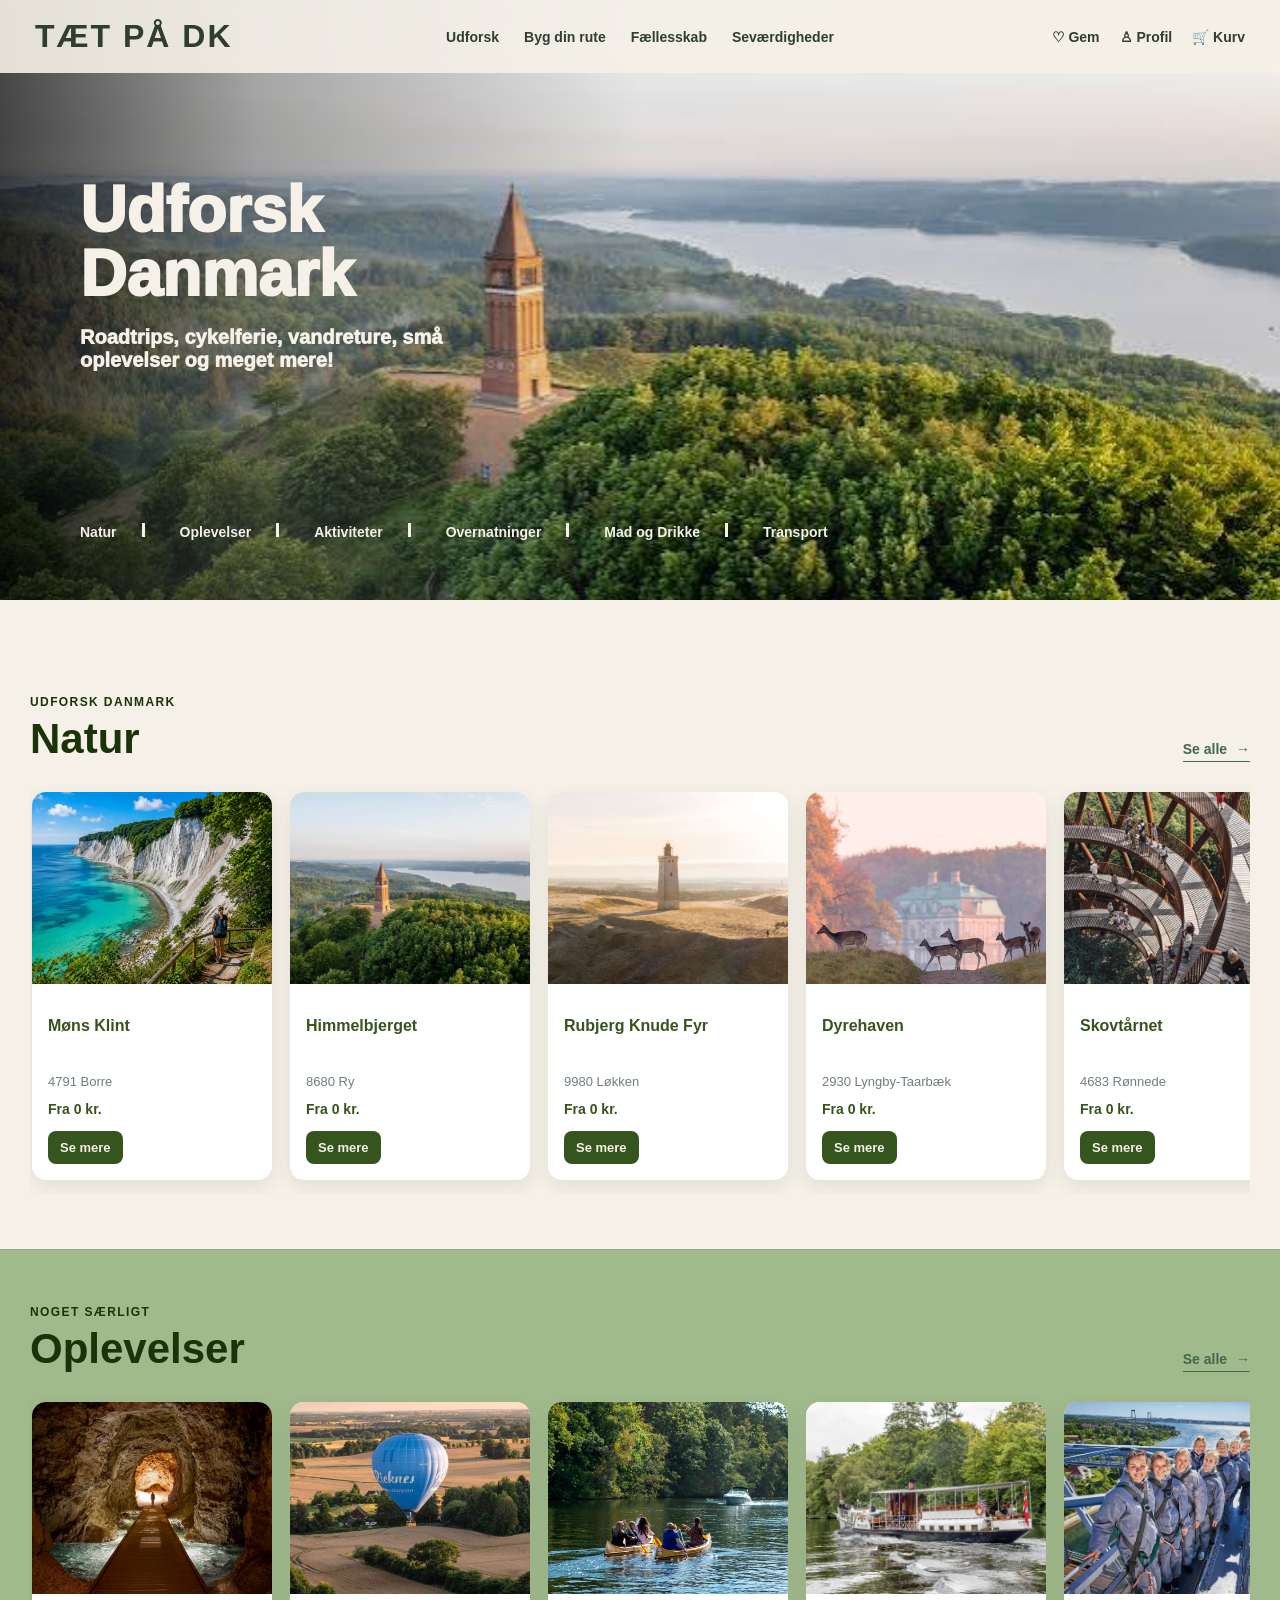
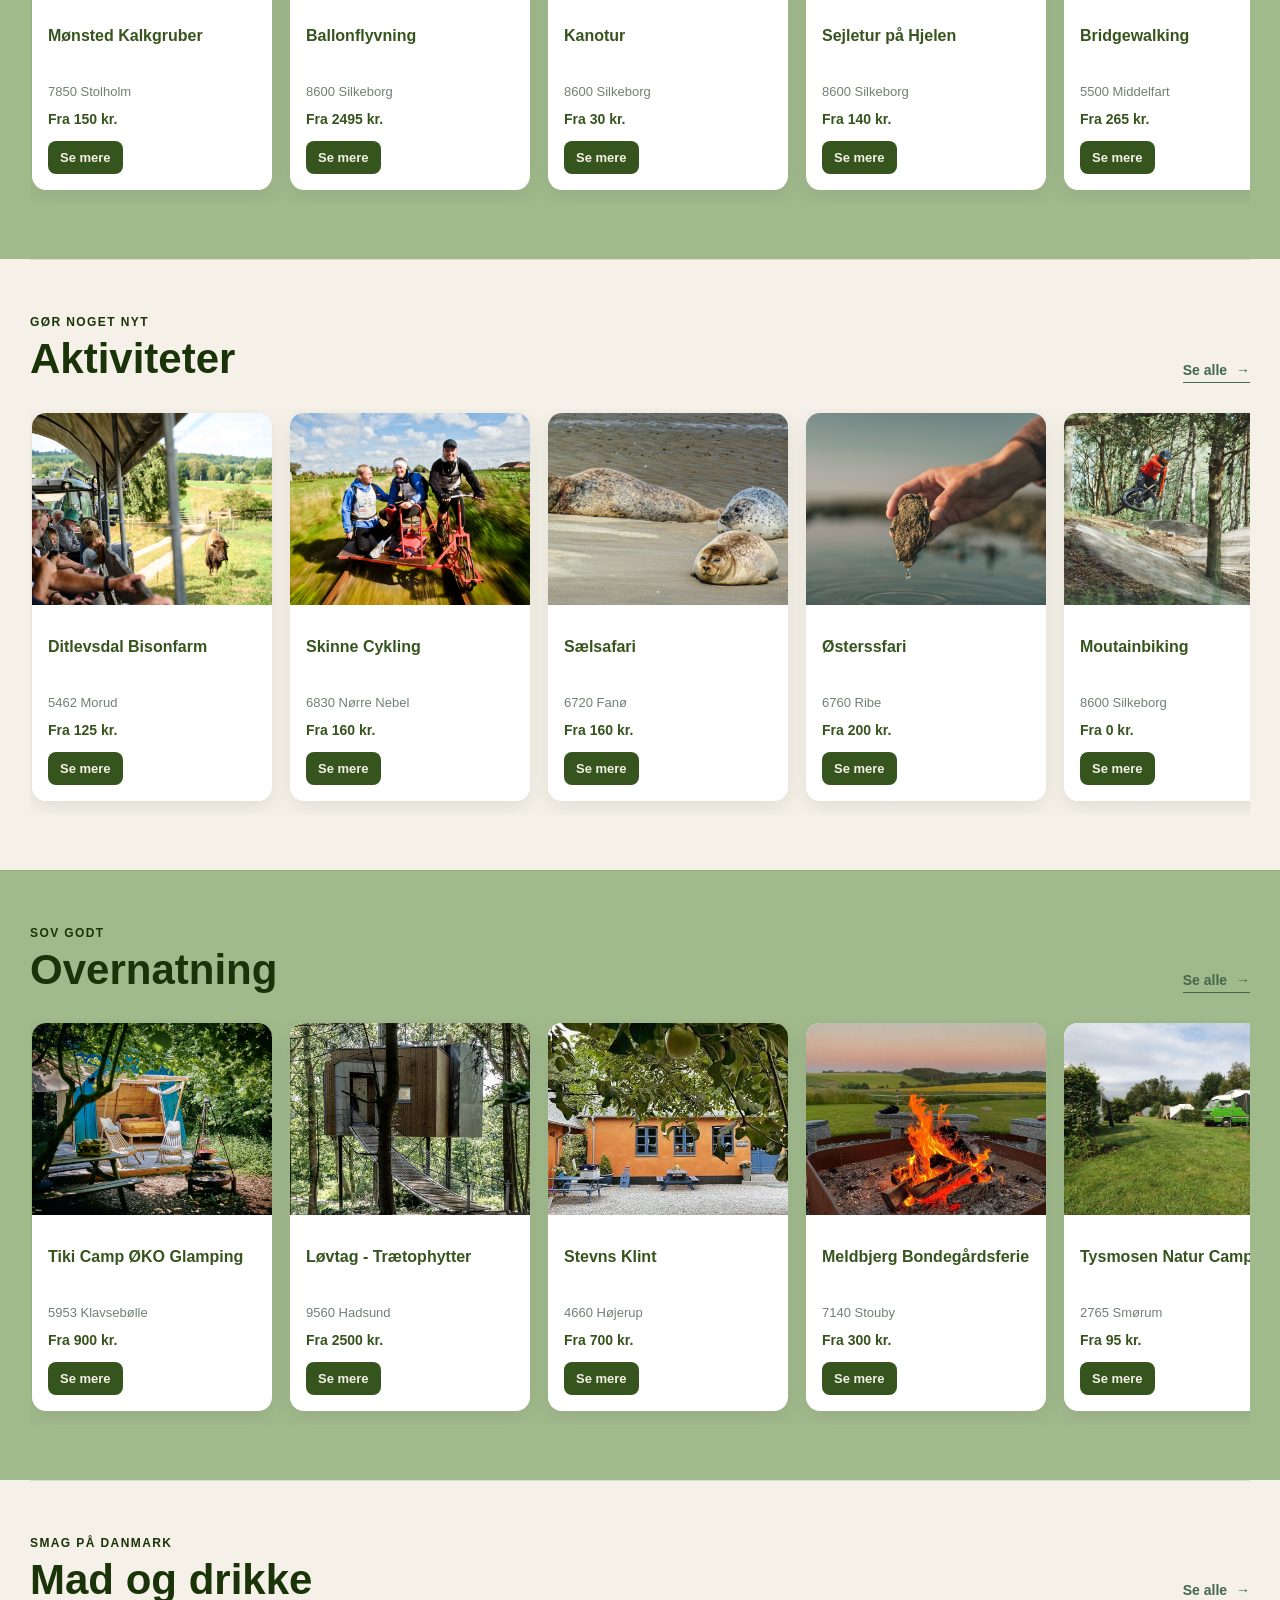
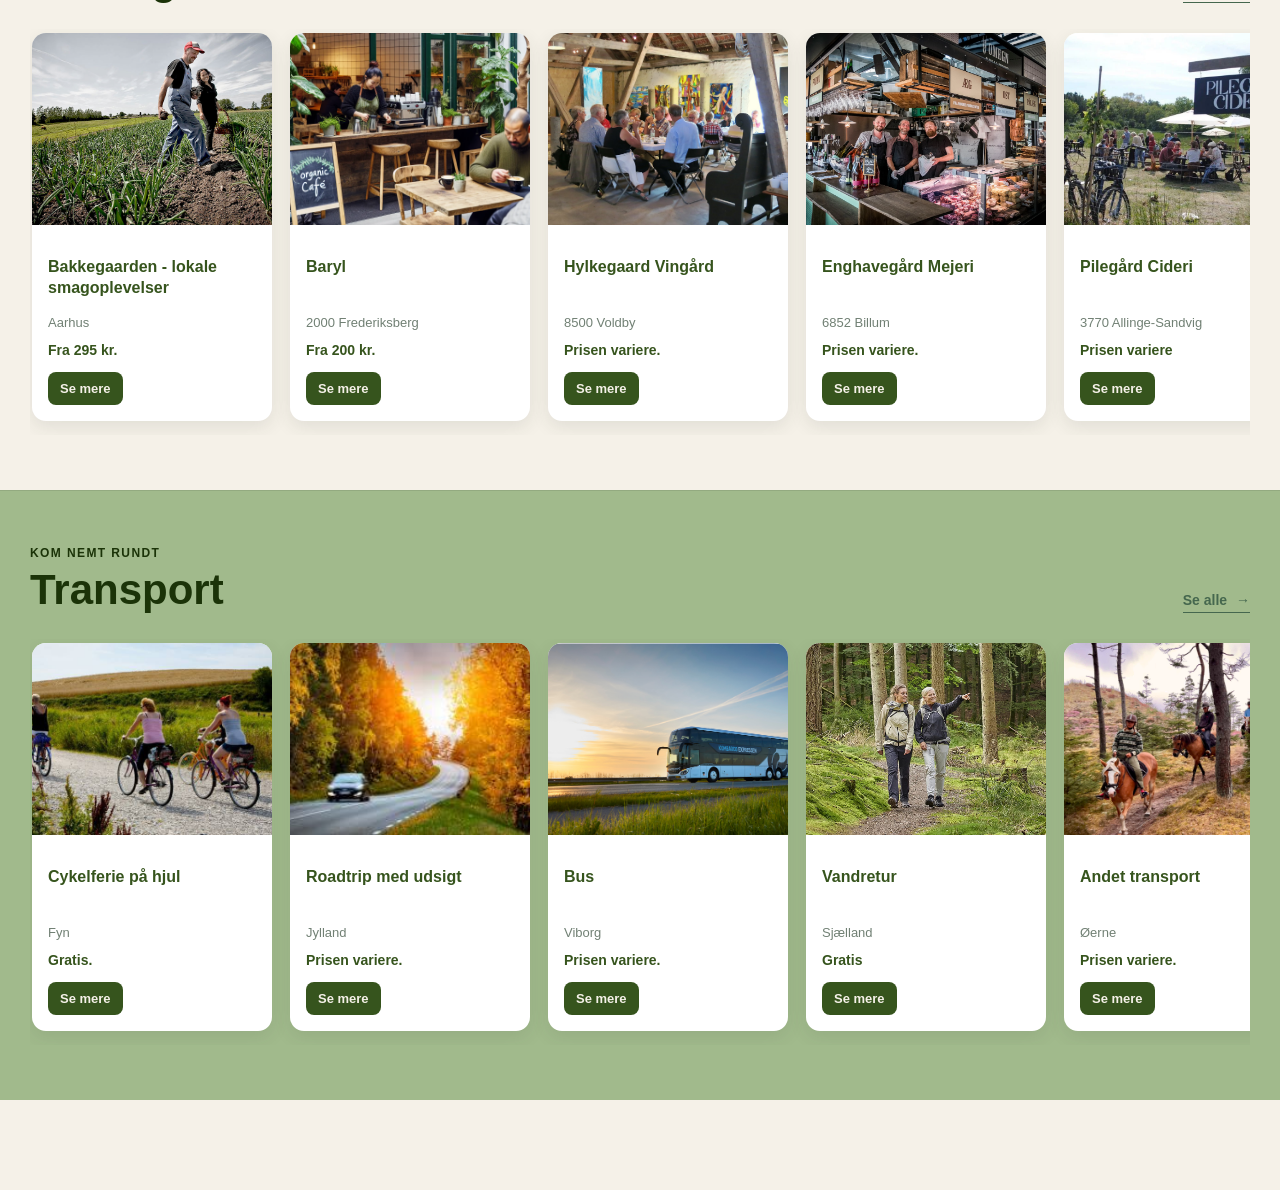
<file: Tæt på dk/tæt-på-dk.html>
<!DOCTYPE html>
<html lang="da">
<head>
    <meta charset="UTF-8">
    <meta name="viewport" content="width=device-width, initial-scale=1.0">
<meta name="description" content="Tæt på DK – find de gode oplevelser lige i nærheden.">
    <title>Tæt på DK | Oplevelser lige i nærheden</title>
    <link rel="stylesheet" href="style.css">
</head>

<!-- menu linje -->
<body>
    <body>
    <header>
        <div>
            <h1>TÆT PÅ DK</h1>
        </div>
        <nav>
            <a href="#">Udforsk</a>
            <a href="#">Byg din rute</a>
            <a href="#">Fællesskab</a>
            <a href="#">Seværdigheder</a>
        </nav>
        <div class="bruger-links">
            <a href="#">
                <span class="nav-icon">♡</span>
                <span>Gem</span>
            </a>
            <a href="#">
                <span class="nav-icon">♙</span>
                <span>Profil</span>
            </a>
            <a href="#">
                <span class="nav-icon">🛒</span>
                <span>Kurv</span>
            </a>
        </div>
    </header>

<!-- hero sektion tekst -->
     <section class="hero">
        <div class="hero-content">
            <h2>Udforsk<br>Danmark</h2>
            <p>Roadtrips, cykelferie, vandreture, små oplevelser og meget mere!</p>

<!-- produkt emner -->
        </div>
        <div class="hero-kategorier">
            <a href="#natur">Natur</a>
            <a href="#oplevelser">Oplevelser</a>
            <a href="#aktiviteter">Aktiviteter</a>
            <a href="#overnatning">Overnatninger</a>
            <a href="#mad">Mad og Drikke</a>
            <a href="#transport">Transport</a>
        </div>
    </section>

<!-- produkter - inden for hver kategori -->
    <main class="produkter">
        <section class="produkt-sektion" id="natur" aria-labelledby="natur-overskrift">
            <div class="produkt-heading">
                <div>
                    <p class="produkt-label">Udforsk Danmark</p>
                    <h2 id="natur-overskrift">Natur</h2>
                </div>
                <a class="alle-produkter" href="#">Se alle <span aria-hidden="true">→</span></a>
            </div>
            <div class="produkt-grid">
                <article class="produkt-kort"><img src="77453df76e95438c9b30a9486d46e0716ae6f1a37830240f23a5d7c761344f64.avif" alt="Møns"><div class="produkt-info"><h3>Møns Klint</h3><p>4791 Borre</p><strong>Fra 0 kr.</strong><a href="#">Se mere</a></div></article>
                <article class="produkt-kort"><img src="Hero-udforsk.JPG.jpg" alt="Himmelbjerget"><div class="produkt-info"><h3>Himmelbjerget</h3><p>8680 Ry</p><strong>Fra 0 kr.</strong><a href="#">Se mere</a></div></article>
                <article class="produkt-kort"><img src="rubjerg-knude-fyr.jpg" alt="Rubjerg Knude Fyr"><div class="produkt-info"><h3>Rubjerg Knude Fyr</h3><p>9980 Løkken</p><strong>Fra 0 kr.</strong><a href="#">Se mere</a></div></article>
                <article class="produkt-kort"><img src="dyrehaven.jpg" alt="Dyrehaven"><div class="produkt-info"><h3>Dyrehaven</h3><p>2930 Lyngby-Taarbæk</p><strong>Fra 0 kr.</strong><a href="#">Se mere</a></div></article>
                <article class="produkt-kort"><img src="skovtårnet.webp" alt="skovtårnet"><div class="produkt-info"><h3>Skovtårnet</h3><p>4683 Rønnede</p><strong>Fra 0 kr.</strong><a href="#">Se mere</a></div></article>
            </div>
        </section>

        <section class="produkt-sektion" id="oplevelser" aria-labelledby="oplevelser-overskrift">
            <div class="produkt-heading"><div><p class="produkt-label">Noget særligt</p><h2 id="oplevelser-overskrift">Oplevelser</h2></div><a class="alle-produkter" href="#">Se alle <span aria-hidden="true">→</span></a></div>
            <div class="produkt-grid">
                <article class="produkt-kort"><img src="274608_Mnsted-kalkgrube-viborg_Mads-Gregersen_m_gregersen_photography-1024.jpg" alt="Mønsted Kalkgrube"><div class="produkt-info"><h3>Mønsted Kalkgruber</h3><p>7850 Stolholm</p><strong>Fra 150 kr.</strong><a href="#">Se mere</a></div></article>
                <article class="produkt-kort"><img src="thumbnail-ballonflyvning-over-jylland.jpg" alt="Ballonflyvning"><div class="produkt-info"><h3>Ballonflyvning</h3><p>8600 Silkeborg</p><strong>Fra 2495 kr.</strong><a href="#">Se mere</a></div></article>
                <article class="produkt-kort"><img src="kanotur.jpg" alt="Kanotur"><div class="produkt-info"><h3>Kanotur</h3><p>8600 Silkeborg</p><strong>Fra 30 kr.</strong><a href="#">Se mere</a></div></article>
                <article class="produkt-kort"><img src="hjejlen.webp" alt="Hjelen"><div class="produkt-info"><h3>Sejletur på Hjelen</h3><p>8600 Silkeborg</p><strong>Fra 140 kr.</strong><a href="#">Se mere</a></div></article>
                <article class="produkt-kort"><img src="bridgewalk.jpg" alt="Bridgewalk"><div class="produkt-info"><h3>Bridgewalking</h3><p>5500 Middelfart</p><strong>Fra 265 kr.</strong><a href="#">Se mere</a></div></article>
            </div>
        </section>

        <section class="produkt-sektion" id="aktiviteter" aria-labelledby="aktiviteter-overskrift">
            <div class="produkt-heading"><div><p class="produkt-label">Gør noget nyt</p><h2 id="aktiviteter-overskrift">Aktiviteter</h2></div><a class="alle-produkter" href="#">Se alle <span aria-hidden="true">→</span></a></div>
            <div class="produkt-grid">
                <article class="produkt-kort"><img src="Bisonfarmen.jpg" alt="Bisonfarmen"><div class="produkt-info"><h3>Ditlevsdal Bisonfarm</h3><p>5462 Morud</p><strong>Fra 125 kr.</strong><a href="#">Se mere</a></div></article>
                <article class="produkt-kort"><img src="skinnecykler.jpg" alt="skinnecykel"><div class="produkt-info"><h3>Skinne Cykling</h3><p>6830 Nørre Nebel</p><strong>Fra 160 kr.</strong><a href="#">Se mere</a></div></article>
                <article class="produkt-kort"><img src="sælsafari.jpg" alt="safari"><div class="produkt-info"><h3>Sælsafari</h3><p>6720 Fanø</p><strong>Fra 160 kr.</strong><a href="#">Se mere</a></div></article>
                <article class="produkt-kort"><img src="Østerssafari.jpg" alt="Guidet aktivitet"><div class="produkt-info"><h3>Østerssfari</h3><p>6760 Ribe</p><strong>Fra 200 kr.</strong><a href="#">Se mere</a></div></article>
                <article class="produkt-kort"><img src="mountainbike.jpg" alt="Aktiv dag i Danmark"><div class="produkt-info"><h3>Moutainbiking</h3><p>8600 Silkeborg</p><strong>Fra 0 kr.</strong><a href="#">Se mere</a></div></article>
            </div>
        </section>

        <section class="produkt-sektion" id="overnatning" aria-labelledby="overnatning-overskrift">
            <div class="produkt-heading"><div><p class="produkt-label">Sov godt</p><h2 id="overnatning-overskrift">Overnatning</h2></div><a class="alle-produkter" href="#">Se alle <span aria-hidden="true">→</span></a></div>
            <div class="produkt-grid">
                <article class="produkt-kort"><img src="tiki camp.jpg" alt="Glamping i Jylland"><div class="produkt-info"><h3>Tiki Camp ØKO Glamping</h3><p>5953 Klavsebølle</p><strong>Fra 900 kr.</strong><a href="#">Se mere</a></div></article>
                <article class="produkt-kort"><img src="Løvtag.jpg" alt="Shelter i naturen"><div class="produkt-info"><h3>Løvtag - Trætophytter</h3><p>9560 Hadsund</p><strong>Fra 2500 kr.</strong><a href="#">Se mere</a></div></article>
                <article class="produkt-kort"><img src="stevnsklint.jpeg" alt="Hyggeligt ophold"><div class="produkt-info"><h3>Stevns Klint</h3><p>4660 Højerup</p><strong>Fra 700 kr.</strong><a href="#">Se mere</a></div></article>
                <article class="produkt-kort"><img src="meldbjerg.jpeg" alt="Naturhytte"><div class="produkt-info"><h3>Meldbjerg Bondegårdsferie</h3><p>7140 Stouby</p><strong>Fra 300 kr.</strong><a href="#">Se mere</a></div></article>
                <article class="produkt-kort"><img src="tysmosen.jpeg" alt="Overnatning tæt på naturen"><div class="produkt-info"><h3>Tysmosen Natur Camping</h3><p>2765 Smørum</p><strong>Fra 95 kr.</strong><a href="#">Se mere</a></div></article>
            </div>
        </section>

        <section class="produkt-sektion" id="mad" aria-labelledby="mad-overskrift">
            <div class="produkt-heading"><div><p class="produkt-label">Smag på Danmark</p><h2 id="mad-overskrift">Mad og drikke</h2></div><a class="alle-produkter" href="#">Se alle <span aria-hidden="true">→</span></a></div>
            <div class="produkt-grid">
                <article class="produkt-kort"><img src="Bakkegaarden.png" alt="Lokale råvarer"><div class="produkt-info"><h3>Bakkegaarden - lokale smagoplevelser</h3><p>Aarhus</p><strong>Fra 295 kr.</strong><a href="#">Se mere</a></div></article>
                <article class="produkt-kort"><img src="Baryl.webp" alt="Caféoplevelse"><div class="produkt-info"><h3>Baryl</h3><p>2000 Frederiksberg</p><strong>Fra 200 kr.</strong><a href="#">Se mere</a></div></article>
                <article class="produkt-kort"><img src="hylkegård.jpg" alt="Madoplevelse i naturen"><div class="produkt-info"><h3>Hylkegaard Vingård</h3><p>8500 Voldby</p><strong>Prisen variere.</strong><a href="#">Se mere</a></div></article>
                <article class="produkt-kort"><img src="enghavegård.webp" alt="Lokalt bryggeri"><div class="produkt-info"><h3>Enghavegård Mejeri</h3><p>6852 Billum</p><strong>Prisen variere.</strong><a href="#">Se mere</a></div></article>
                <article class="produkt-kort"><img src="pilegård.webp" alt="Smagsoplevelse i Danmark"><div class="produkt-info"><h3>Pilegård Cideri</h3><p>3770 Allinge-Sandvig</p><strong>Prisen variere</strong><a href="#">Se mere</a></div></article>
            </div>
        </section>

        <section class="produkt-sektion" id="transport" aria-labelledby="transport-overskrift">
            <div class="produkt-heading"><div><p class="produkt-label">Kom nemt rundt</p><h2 id="transport-overskrift">Transport</h2></div><a class="alle-produkter" href="#">Se alle <span aria-hidden="true">→</span></a></div>
            <div class="produkt-grid">
                <article class="produkt-kort"><img src="Cykel.jpg" alt="cykelferie"><div class="produkt-info"><h3>Cykelferie på hjul</h3><p>Fyn</p><strong>Gratis.</strong><a href="#">Se mere</a></div></article>
                <article class="produkt-kort"><img src="bil.jpg" alt="Roadtrip"><div class="produkt-info"><h3>Roadtrip med udsigt</h3><p>Jylland</p><strong>Prisen variere.</strong><a href="#">Se mere</a></div></article>
                <article class="produkt-kort"><img src="Bus.jpg" alt="Guidet bustur"><div class="produkt-info"><h3>Bus</h3><p>Viborg</p><strong>Prisen variere.</strong><a href="#">Se mere</a></div></article>
                <article class="produkt-kort"><img src="gåben.webp" alt="vandretur"><div class="produkt-info"><h3>Vandretur</h3><p>Sjælland</p><strong>Gratis</strong><a href="#">Se mere</a></div></article>
                <article class="produkt-kort"><img src="Andet transport.jpg" alt="andet"><div class="produkt-info"><h3>Andet transport</h3><p>Øerne</p><strong>Prisen variere.</strong><a href="#">Se mere</a></div></article>
            </div>
        </section>
    </main>
</body>
</html>
</file>
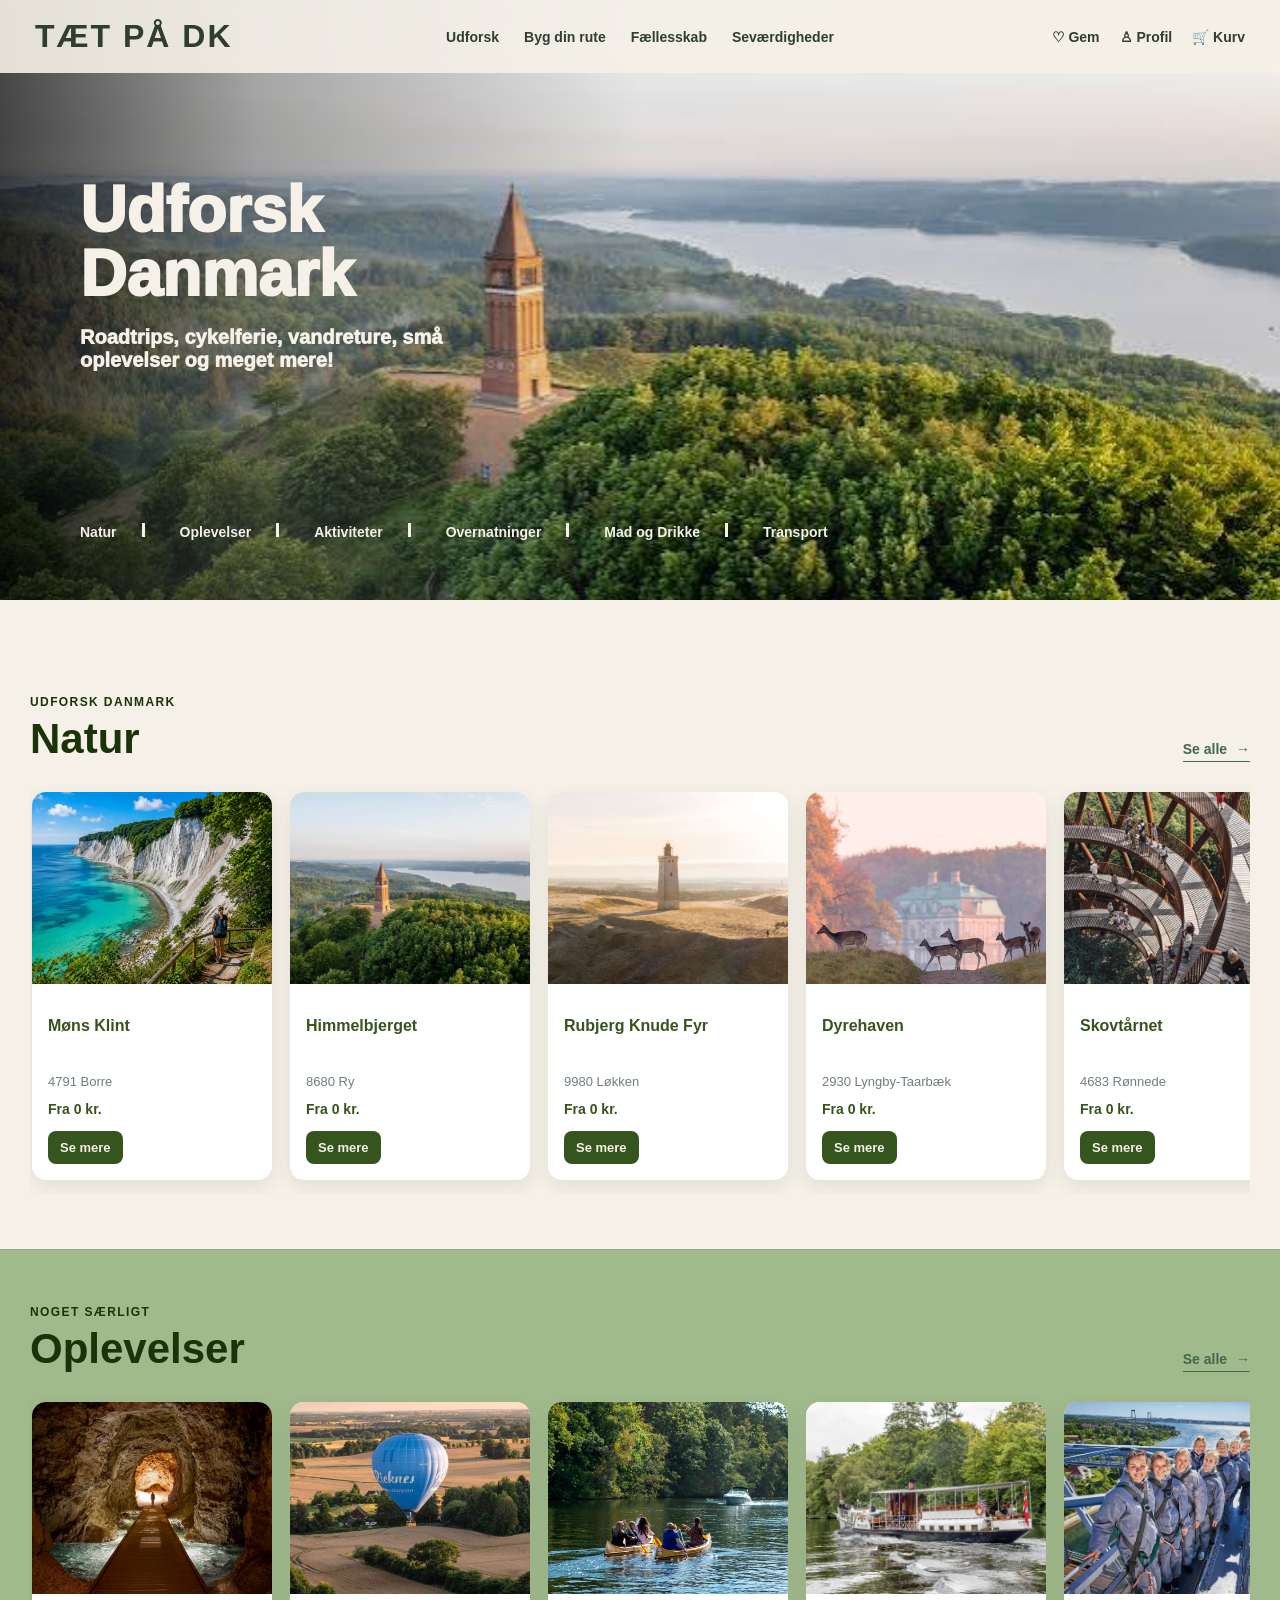
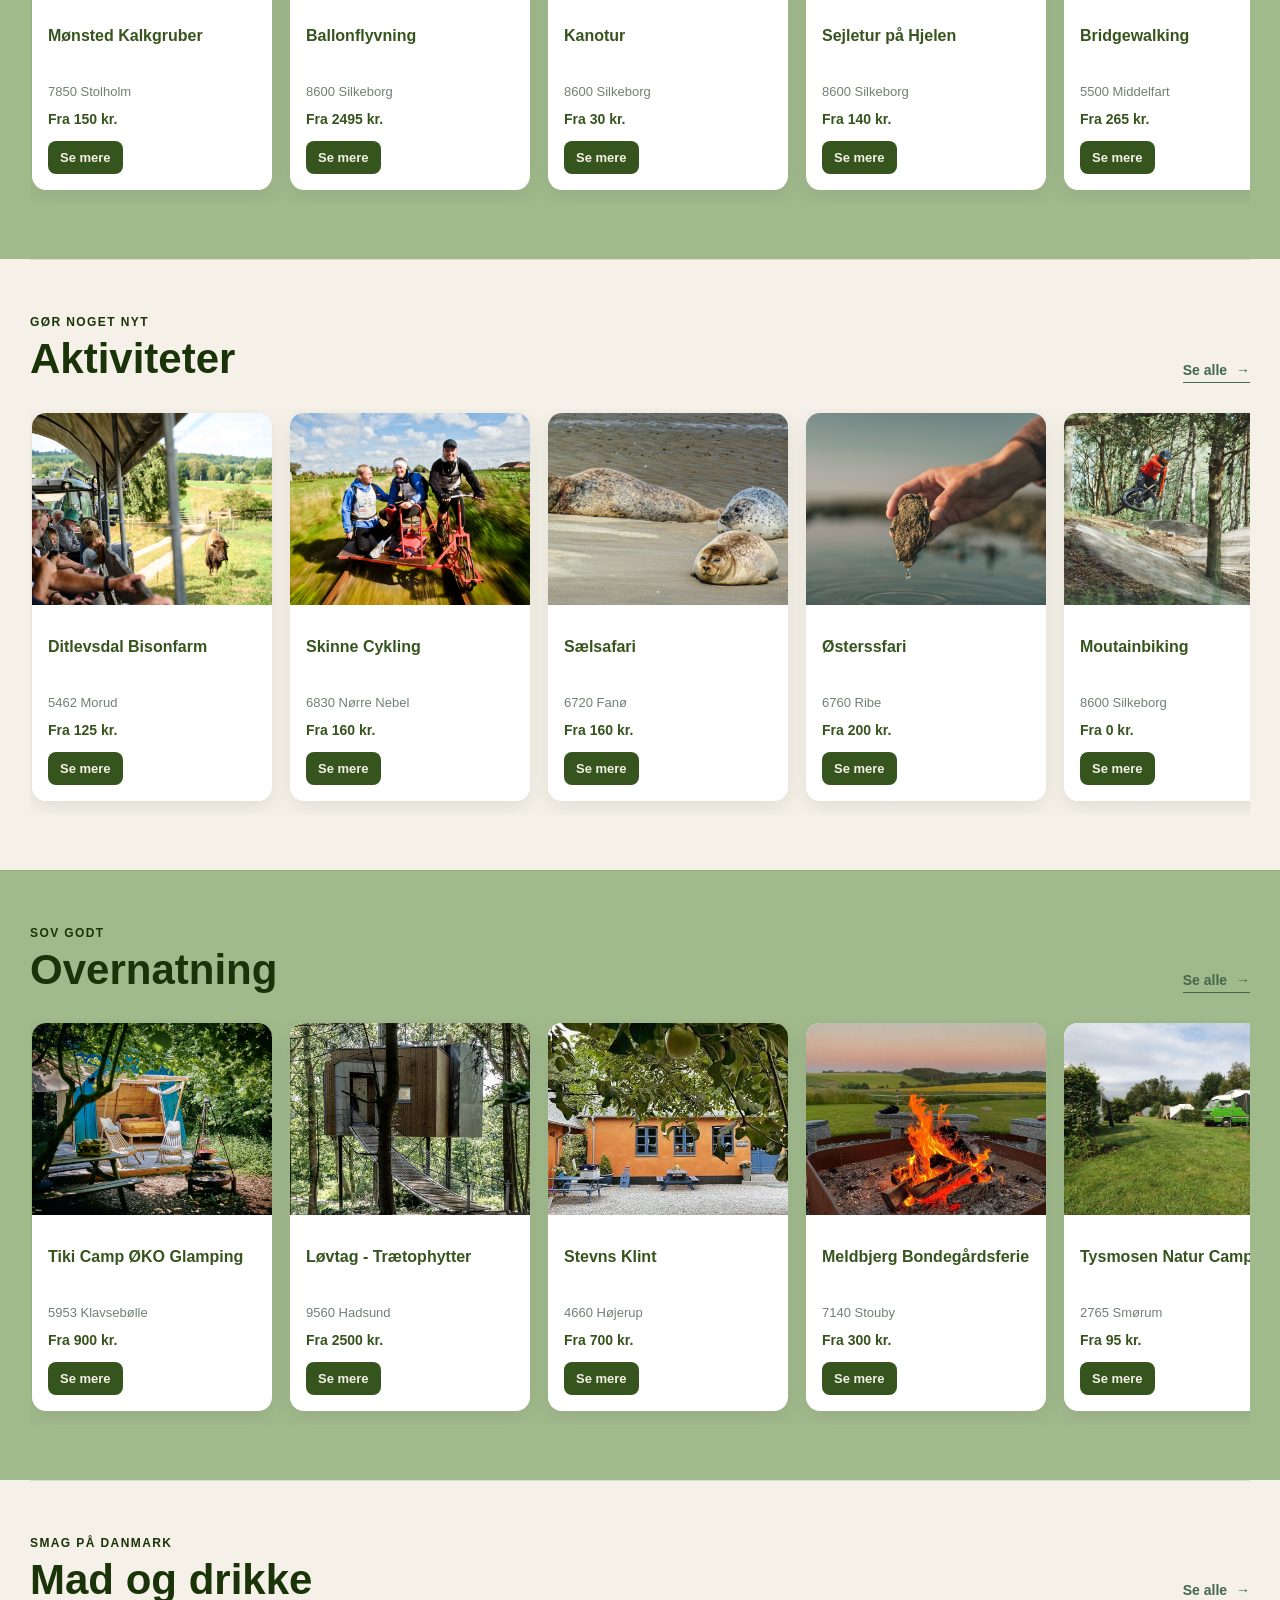
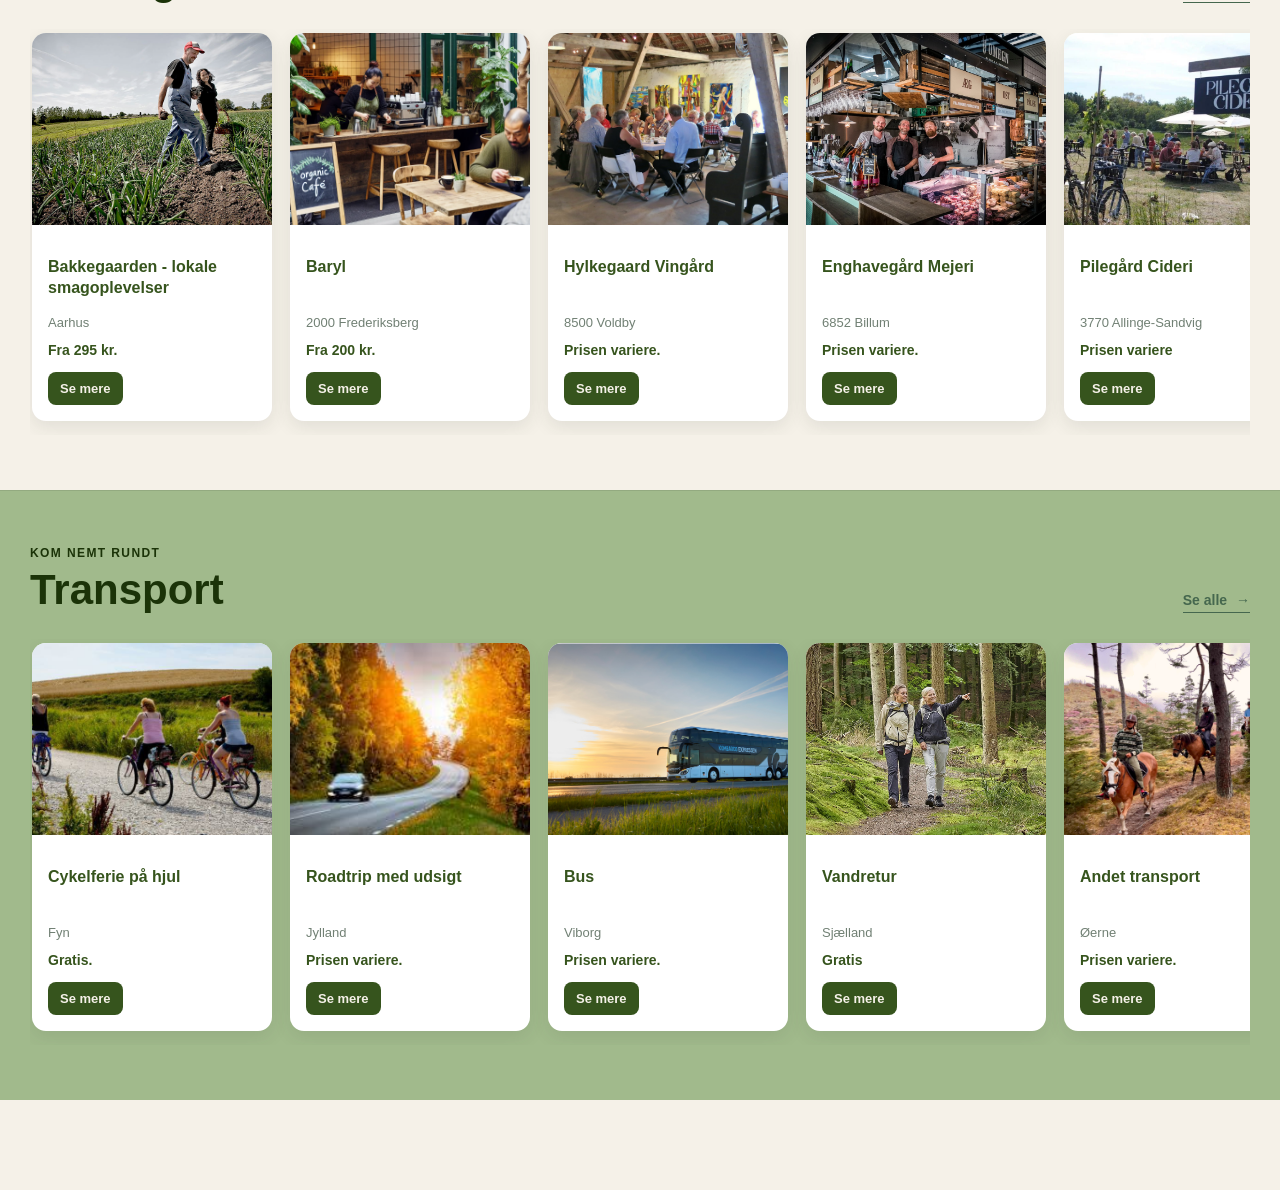
<file: Tæt på dk/udforsk.html>
<!DOCTYPE html>
<html lang="da">
<head>
    <meta charset="UTF-8">
    <meta name="viewport" content="width=device-width, initial-scale=1.0">
<meta name="description" content="Tæt på DK – find de gode oplevelser lige i nærheden.">
    <title>Tæt på DK | Oplevelser lige i nærheden</title>
    <link rel="stylesheet" href="style.css">
</head>

<!-- menu linje -->
<body>
    <body>
    <header>
        <div>
            <h1>TÆT PÅ DK</h1>
        </div>
        <nav>
            <a href="#">Udforsk</a>
            <a href="#">Byg din rute</a>
            <a href="#">Fællesskab</a>
            <a href="#">Seværdigheder</a>
        </nav>
        <div class="bruger-links">
            <a href="#">
                <span class="nav-icon">♡</span>
                <span>Gem</span>
            </a>
            <a href="#">
                <span class="nav-icon">♙</span>
                <span>Profil</span>
            </a>
            <a href="#">
                <span class="nav-icon">🛒</span>
                <span>Kurv</span>
            </a>
        </div>
    </header>

<!-- hero sektion tekst -->
     <section class="hero">
        <div class="hero-content">
            <h2>Udforsk<br>Danmark</h2>
            <p>Roadtrips, cykelferie, vandreture, små oplevelser og meget mere!</p>

<!-- produkt emner -->
        </div>
        <div class="hero-kategorier">
            <a href="#natur">Natur</a>
            <a href="#oplevelser">Oplevelser</a>
            <a href="#aktiviteter">Aktiviteter</a>
            <a href="#overnatning">Overnatninger</a>
            <a href="#mad">Mad og Drikke</a>
            <a href="#transport">Transport</a>
        </div>
    </section>

<!-- produkter - inden for hver kategori -->
    <main class="produkter">
        <section class="produkt-sektion" id="natur" aria-labelledby="natur-overskrift">
            <div class="produkt-heading">
                <div>
                    <p class="produkt-label">Udforsk Danmark</p>
                    <h2 id="natur-overskrift">Natur</h2>
                </div>
                <a class="alle-produkter" href="#">Se alle <span aria-hidden="true">→</span></a>
            </div>
            <div class="produkt-grid">
                <article class="produkt-kort"><img src="77453df76e95438c9b30a9486d46e0716ae6f1a37830240f23a5d7c761344f64.avif" alt="Møns"><div class="produkt-info"><h3>Møns Klint</h3><p>4791 Borre</p><strong>Fra 0 kr.</strong><a href="#">Se mere</a></div></article>
                <article class="produkt-kort"><img src="Hero-udforsk.JPG.jpg" alt="Himmelbjerget"><div class="produkt-info"><h3>Himmelbjerget</h3><p>8680 Ry</p><strong>Fra 0 kr.</strong><a href="#">Se mere</a></div></article>
                <article class="produkt-kort"><img src="rubjerg-knude-fyr.jpg" alt="Rubjerg Knude Fyr"><div class="produkt-info"><h3>Rubjerg Knude Fyr</h3><p>9980 Løkken</p><strong>Fra 0 kr.</strong><a href="#">Se mere</a></div></article>
                <article class="produkt-kort"><img src="dyrehaven.jpg" alt="Dyrehaven"><div class="produkt-info"><h3>Dyrehaven</h3><p>2930 Lyngby-Taarbæk</p><strong>Fra 0 kr.</strong><a href="#">Se mere</a></div></article>
                <article class="produkt-kort"><img src="skovtårnet.webp" alt="skovtårnet"><div class="produkt-info"><h3>Skovtårnet</h3><p>4683 Rønnede</p><strong>Fra 0 kr.</strong><a href="#">Se mere</a></div></article>
            </div>
        </section>

        <section class="produkt-sektion" id="oplevelser" aria-labelledby="oplevelser-overskrift">
            <div class="produkt-heading"><div><p class="produkt-label">Noget særligt</p><h2 id="oplevelser-overskrift">Oplevelser</h2></div><a class="alle-produkter" href="#">Se alle <span aria-hidden="true">→</span></a></div>
            <div class="produkt-grid">
                <article class="produkt-kort"><img src="274608_Mnsted-kalkgrube-viborg_Mads-Gregersen_m_gregersen_photography-1024.jpg" alt="Mønsted Kalkgrube"><div class="produkt-info"><h3>Mønsted Kalkgruber</h3><p>7850 Stolholm</p><strong>Fra 150 kr.</strong><a href="#">Se mere</a></div></article>
                <article class="produkt-kort"><img src="thumbnail-ballonflyvning-over-jylland.jpg" alt="Ballonflyvning"><div class="produkt-info"><h3>Ballonflyvning</h3><p>8600 Silkeborg</p><strong>Fra 2495 kr.</strong><a href="#">Se mere</a></div></article>
                <article class="produkt-kort"><img src="kanotur.jpg" alt="Kanotur"><div class="produkt-info"><h3>Kanotur</h3><p>8600 Silkeborg</p><strong>Fra 30 kr.</strong><a href="#">Se mere</a></div></article>
                <article class="produkt-kort"><img src="hjejlen.webp" alt="Hjelen"><div class="produkt-info"><h3>Sejletur på Hjelen</h3><p>8600 Silkeborg</p><strong>Fra 140 kr.</strong><a href="#">Se mere</a></div></article>
                <article class="produkt-kort"><img src="bridgewalk.jpg" alt="Bridgewalk"><div class="produkt-info"><h3>Bridgewalking</h3><p>5500 Middelfart</p><strong>Fra 265 kr.</strong><a href="#">Se mere</a></div></article>
            </div>
        </section>

        <section class="produkt-sektion" id="aktiviteter" aria-labelledby="aktiviteter-overskrift">
            <div class="produkt-heading"><div><p class="produkt-label">Gør noget nyt</p><h2 id="aktiviteter-overskrift">Aktiviteter</h2></div><a class="alle-produkter" href="#">Se alle <span aria-hidden="true">→</span></a></div>
            <div class="produkt-grid">
                <article class="produkt-kort"><img src="Bisonfarmen.jpg" alt="Bisonfarmen"><div class="produkt-info"><h3>Ditlevsdal Bisonfarm</h3><p>5462 Morud</p><strong>Fra 125 kr.</strong><a href="#">Se mere</a></div></article>
                <article class="produkt-kort"><img src="skinnecykler.jpg" alt="skinnecykel"><div class="produkt-info"><h3>Skinne Cykling</h3><p>6830 Nørre Nebel</p><strong>Fra 160 kr.</strong><a href="#">Se mere</a></div></article>
                <article class="produkt-kort"><img src="sælsafari.jpg" alt="safari"><div class="produkt-info"><h3>Sælsafari</h3><p>6720 Fanø</p><strong>Fra 160 kr.</strong><a href="#">Se mere</a></div></article>
                <article class="produkt-kort"><img src="Østerssafari.jpg" alt="Guidet aktivitet"><div class="produkt-info"><h3>Østerssfari</h3><p>6760 Ribe</p><strong>Fra 200 kr.</strong><a href="#">Se mere</a></div></article>
                <article class="produkt-kort"><img src="mountainbike.jpg" alt="Aktiv dag i Danmark"><div class="produkt-info"><h3>Moutainbiking</h3><p>8600 Silkeborg</p><strong>Fra 0 kr.</strong><a href="#">Se mere</a></div></article>
            </div>
        </section>

        <section class="produkt-sektion" id="overnatning" aria-labelledby="overnatning-overskrift">
            <div class="produkt-heading"><div><p class="produkt-label">Sov godt</p><h2 id="overnatning-overskrift">Overnatning</h2></div><a class="alle-produkter" href="#">Se alle <span aria-hidden="true">→</span></a></div>
            <div class="produkt-grid">
                <article class="produkt-kort"><img src="tiki camp.jpg" alt="Glamping i Jylland"><div class="produkt-info"><h3>Tiki Camp ØKO Glamping</h3><p>5953 Klavsebølle</p><strong>Fra 900 kr.</strong><a href="#">Se mere</a></div></article>
                <article class="produkt-kort"><img src="Løvtag.jpg" alt="Shelter i naturen"><div class="produkt-info"><h3>Løvtag - Trætophytter</h3><p>9560 Hadsund</p><strong>Fra 2500 kr.</strong><a href="#">Se mere</a></div></article>
                <article class="produkt-kort"><img src="stevnsklint.jpeg" alt="Hyggeligt ophold"><div class="produkt-info"><h3>Stevns Klint</h3><p>4660 Højerup</p><strong>Fra 700 kr.</strong><a href="#">Se mere</a></div></article>
                <article class="produkt-kort"><img src="meldbjerg.jpeg" alt="Naturhytte"><div class="produkt-info"><h3>Meldbjerg Bondegårdsferie</h3><p>7140 Stouby</p><strong>Fra 300 kr.</strong><a href="#">Se mere</a></div></article>
                <article class="produkt-kort"><img src="tysmosen.jpeg" alt="Overnatning tæt på naturen"><div class="produkt-info"><h3>Tysmosen Natur Camping</h3><p>2765 Smørum</p><strong>Fra 95 kr.</strong><a href="#">Se mere</a></div></article>
            </div>
        </section>

        <section class="produkt-sektion" id="mad" aria-labelledby="mad-overskrift">
            <div class="produkt-heading"><div><p class="produkt-label">Smag på Danmark</p><h2 id="mad-overskrift">Mad og drikke</h2></div><a class="alle-produkter" href="#">Se alle <span aria-hidden="true">→</span></a></div>
            <div class="produkt-grid">
                <article class="produkt-kort"><img src="Bakkegaarden.png" alt="Lokale råvarer"><div class="produkt-info"><h3>Bakkegaarden - lokale smagoplevelser</h3><p>Aarhus</p><strong>Fra 295 kr.</strong><a href="#">Se mere</a></div></article>
                <article class="produkt-kort"><img src="Baryl.webp" alt="Caféoplevelse"><div class="produkt-info"><h3>Baryl</h3><p>2000 Frederiksberg</p><strong>Fra 200 kr.</strong><a href="#">Se mere</a></div></article>
                <article class="produkt-kort"><img src="hylkegård.jpg" alt="Madoplevelse i naturen"><div class="produkt-info"><h3>Hylkegaard Vingård</h3><p>8500 Voldby</p><strong>Prisen variere.</strong><a href="#">Se mere</a></div></article>
                <article class="produkt-kort"><img src="enghavegård.webp" alt="Lokalt bryggeri"><div class="produkt-info"><h3>Enghavegård Mejeri</h3><p>6852 Billum</p><strong>Prisen variere.</strong><a href="#">Se mere</a></div></article>
                <article class="produkt-kort"><img src="pilegård.webp" alt="Smagsoplevelse i Danmark"><div class="produkt-info"><h3>Pilegård Cideri</h3><p>3770 Allinge-Sandvig</p><strong>Prisen variere</strong><a href="#">Se mere</a></div></article>
            </div>
        </section>

        <section class="produkt-sektion" id="transport" aria-labelledby="transport-overskrift">
            <div class="produkt-heading"><div><p class="produkt-label">Kom nemt rundt</p><h2 id="transport-overskrift">Transport</h2></div><a class="alle-produkter" href="#">Se alle <span aria-hidden="true">→</span></a></div>
            <div class="produkt-grid">
                <article class="produkt-kort"><img src="Cykel.jpg" alt="cykelferie"><div class="produkt-info"><h3>Cykelferie på hjul</h3><p>Fyn</p><strong>Gratis.</strong><a href="#">Se mere</a></div></article>
                <article class="produkt-kort"><img src="bil.jpg" alt="Roadtrip"><div class="produkt-info"><h3>Roadtrip med udsigt</h3><p>Jylland</p><strong>Prisen variere.</strong><a href="#">Se mere</a></div></article>
                <article class="produkt-kort"><img src="Bus.jpg" alt="Guidet bustur"><div class="produkt-info"><h3>Bus</h3><p>Viborg</p><strong>Prisen variere.</strong><a href="#">Se mere</a></div></article>
                <article class="produkt-kort"><img src="gåben.webp" alt="vandretur"><div class="produkt-info"><h3>Vandretur</h3><p>Sjælland</p><strong>Gratis</strong><a href="#">Se mere</a></div></article>
                <article class="produkt-kort"><img src="Andet transport.jpg" alt="andet"><div class="produkt-info"><h3>Andet transport</h3><p>Øerne</p><strong>Prisen variere.</strong><a href="#">Se mere</a></div></article>
            </div>
        </section>
    </main>
</body>
</html>
</file>
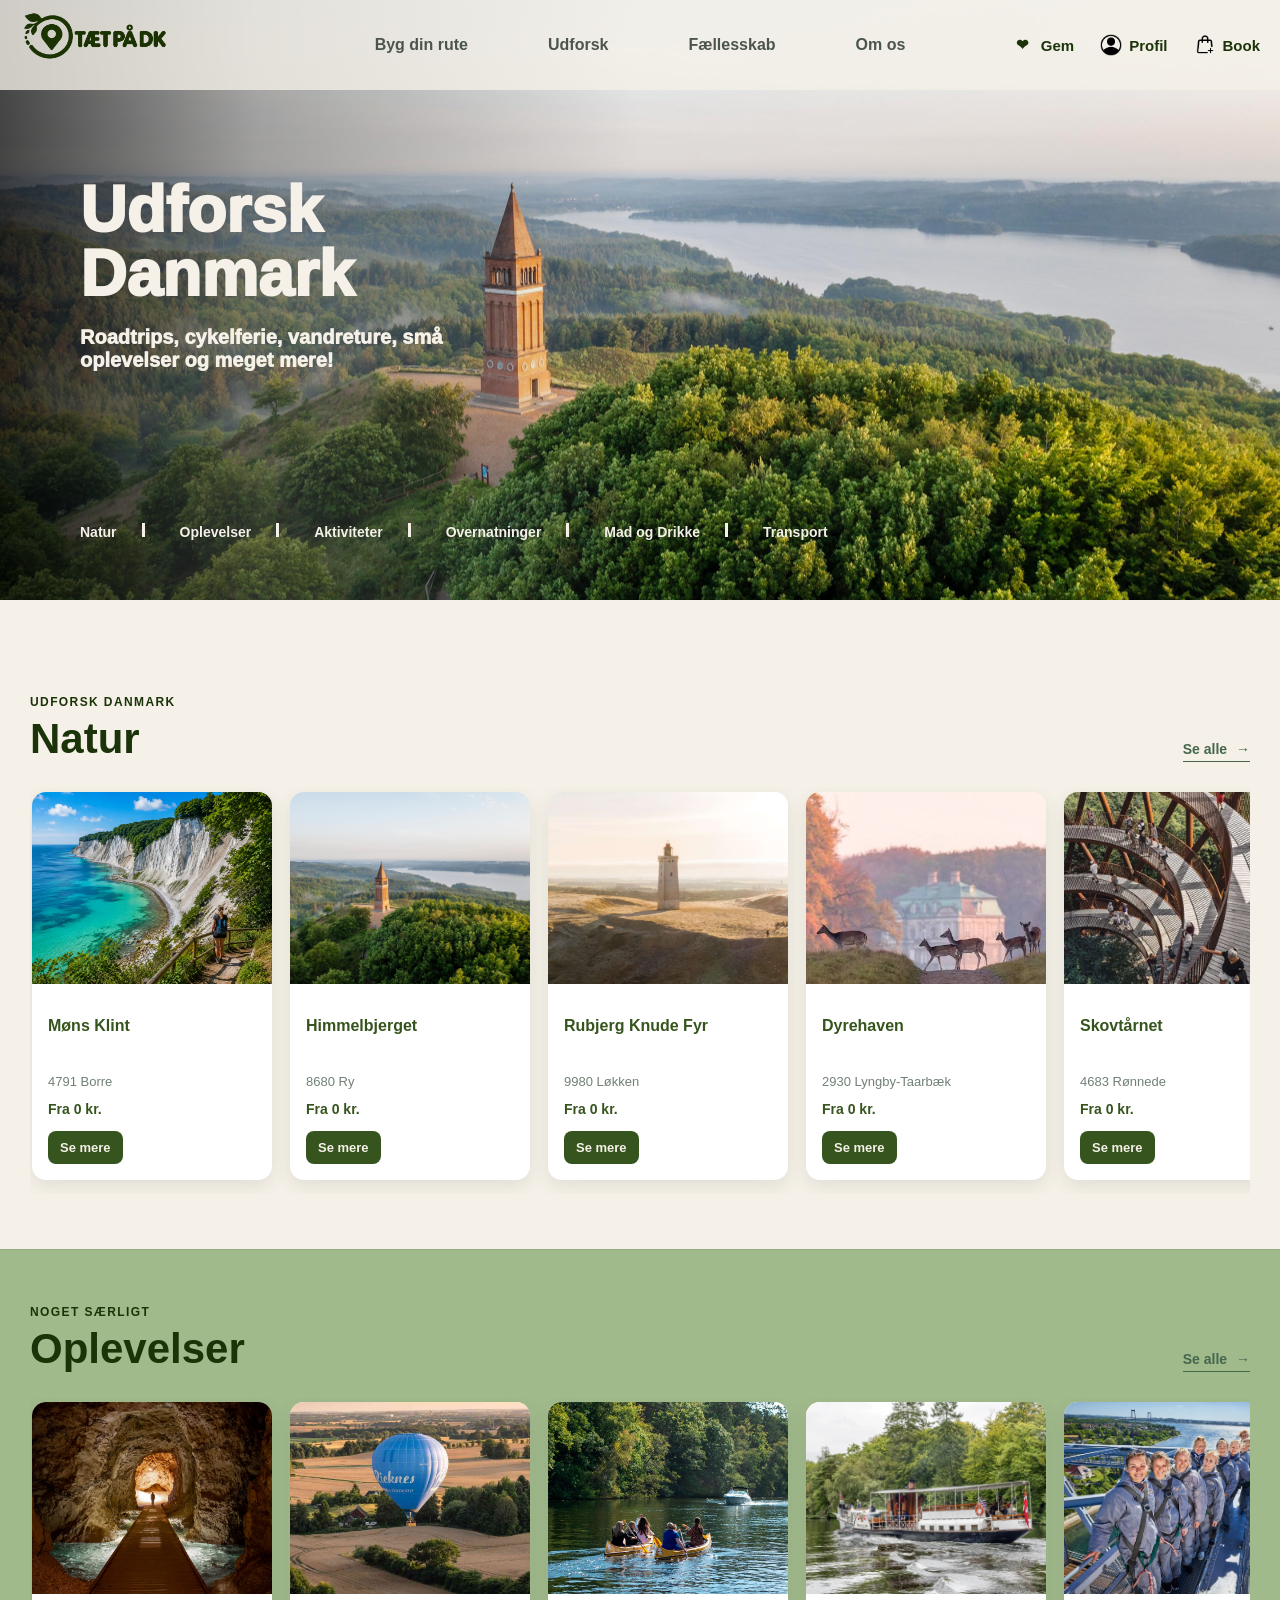
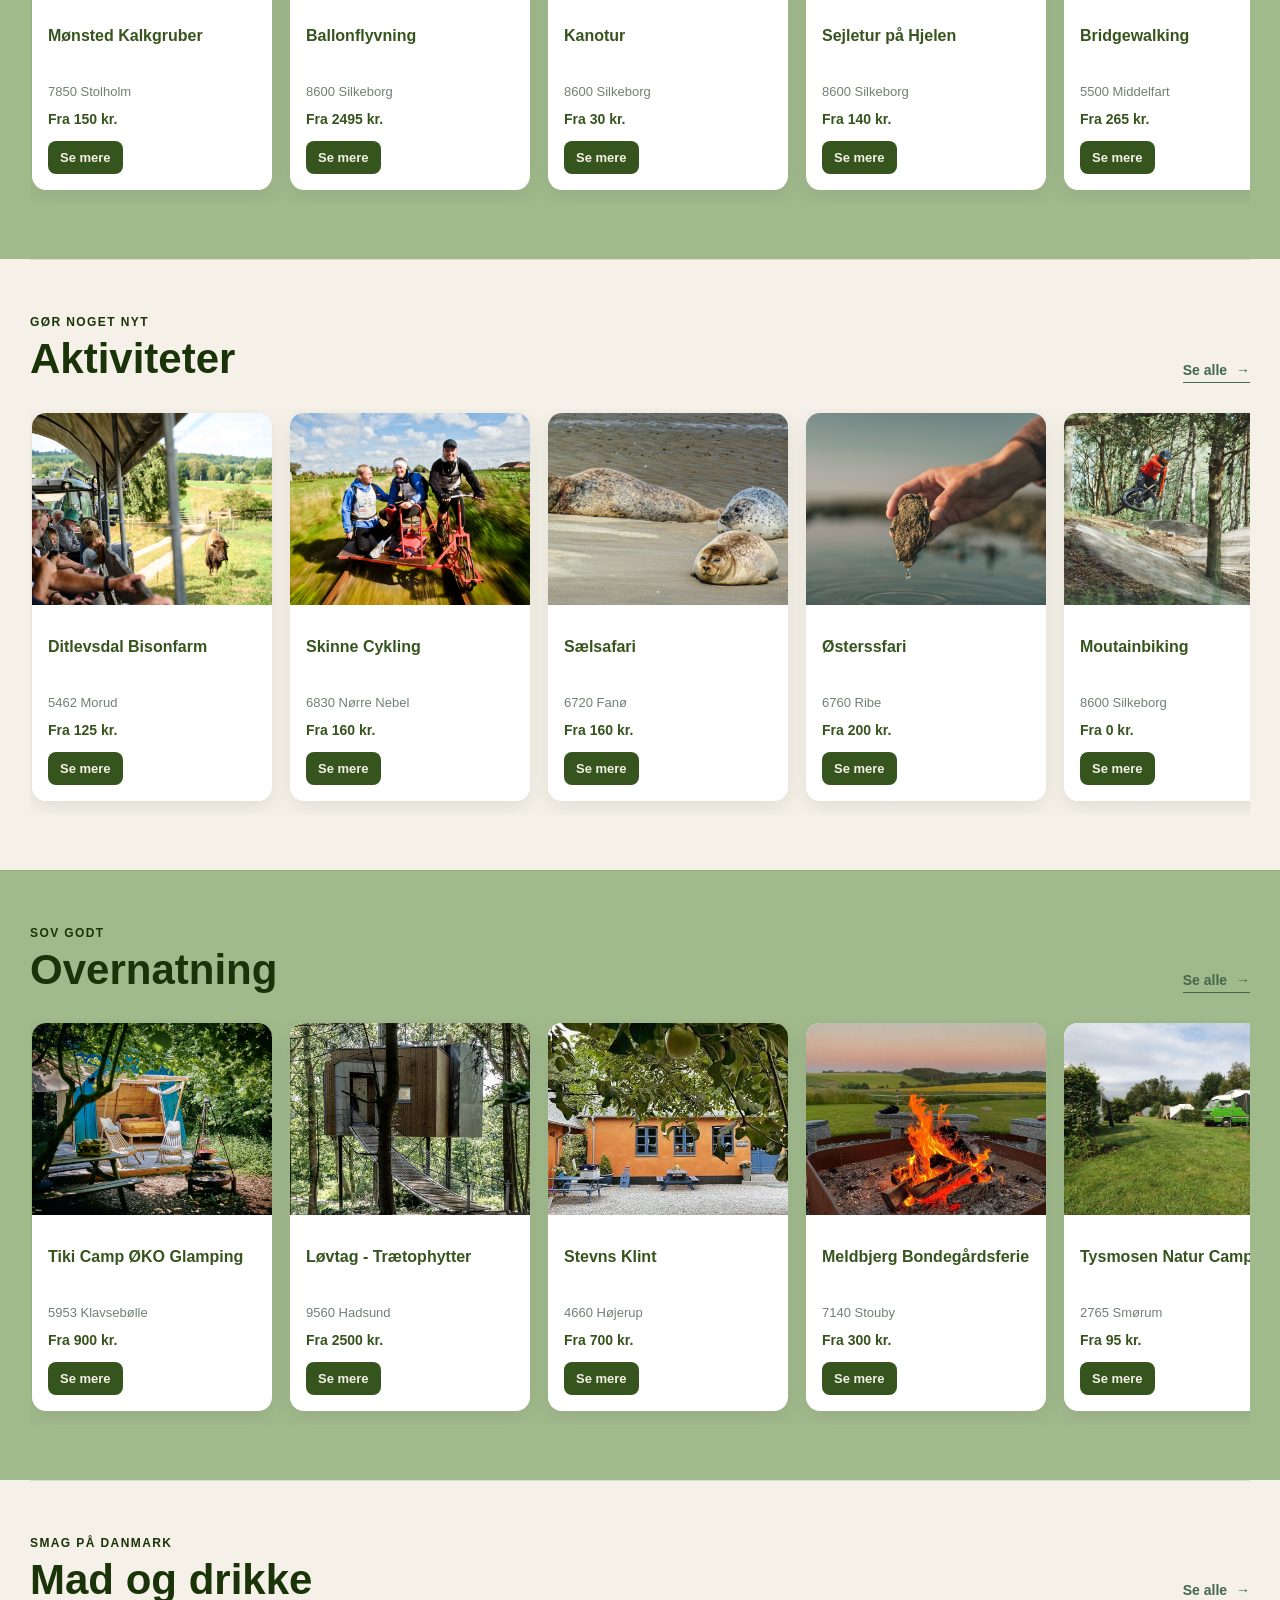
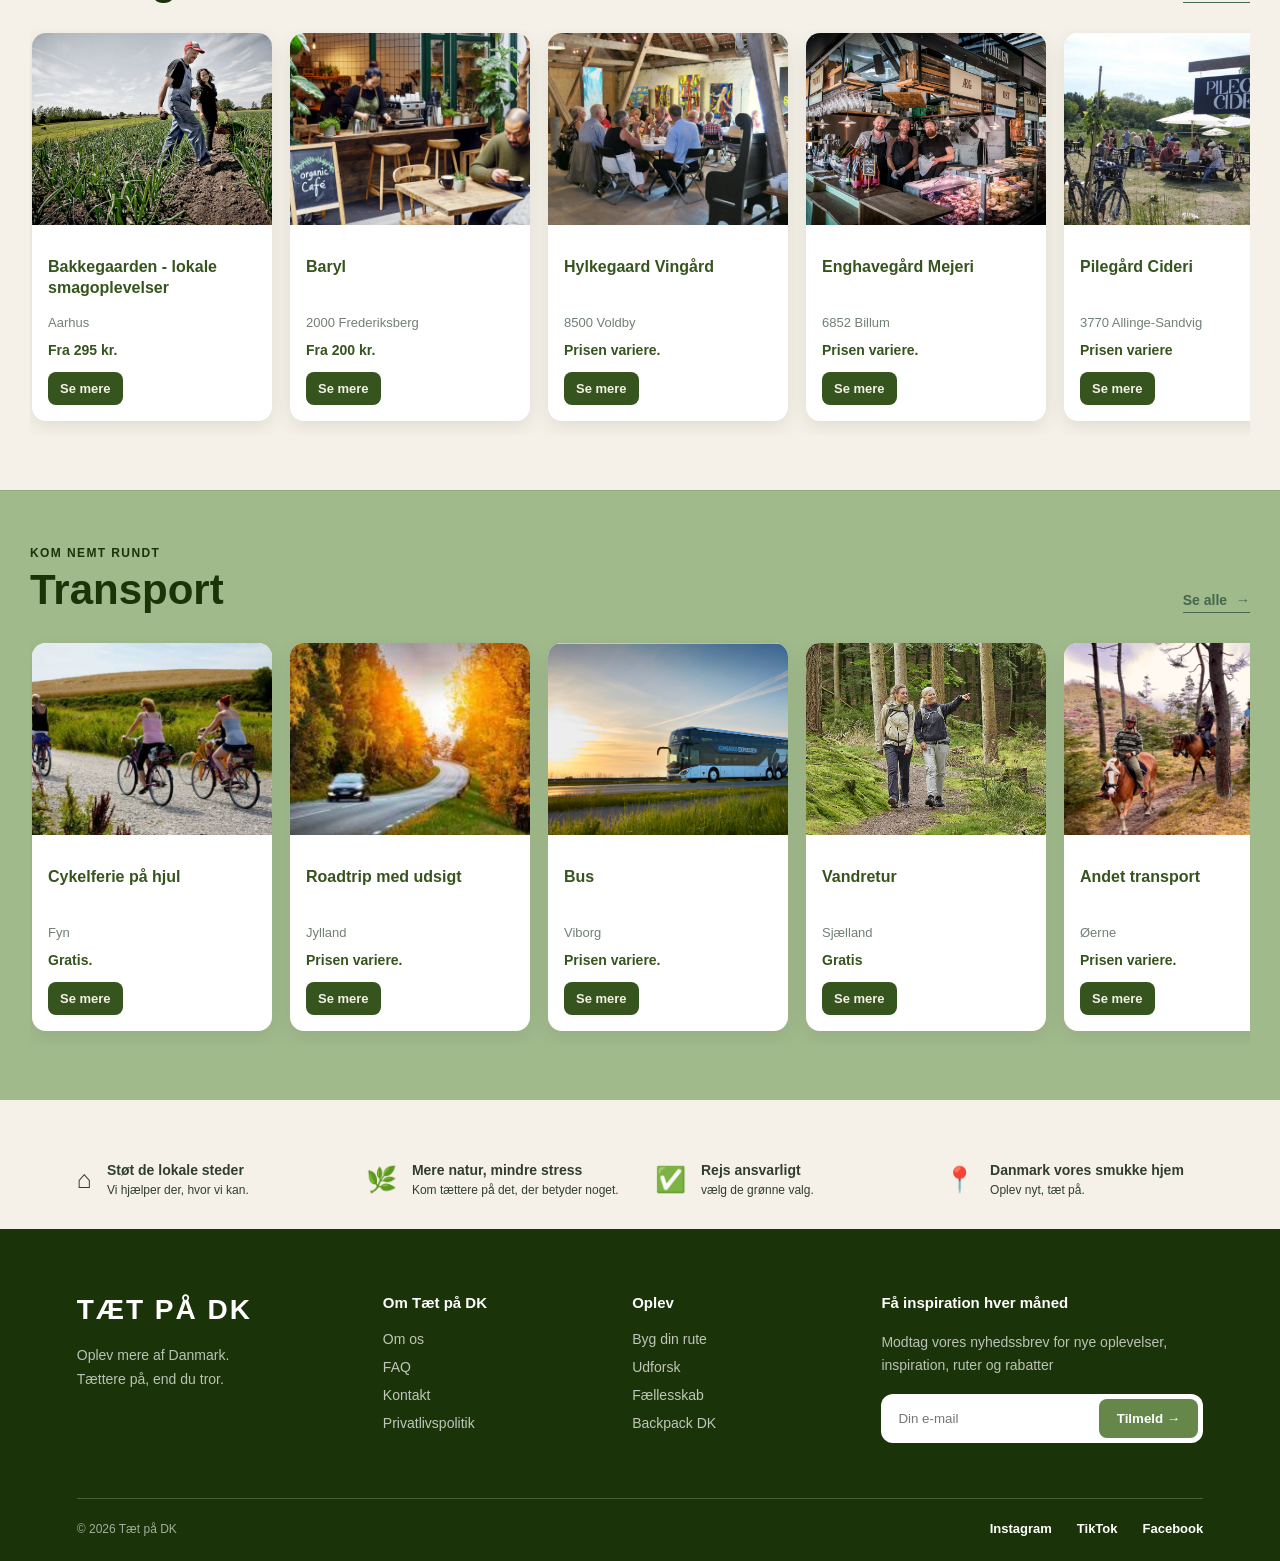
<file: Udforsk/udforsk.html>
<!DOCTYPE html>
<html lang="da">
<head>
    <meta charset="UTF-8">
    <meta name="viewport" content="width=device-width, initial-scale=1.0">
<meta name="description" content="Tæt på DK – find de gode oplevelser lige i nærheden.">
    <title>Tæt på DK | Oplevelser lige i nærheden</title>
    <link rel="stylesheet" href="udforsk.css">
</head>

<!-- menu linje -->
<body>
    <body>
<header>

    <div>
        <h1>
            <a href="../index.html" class="logo">
                <img src="../logo med tekst færdig.png" alt="Tæt På DK">
            </a>
        </h1>
    </div>

    <nav>
        <a href="../index.html">Byg din rute</a>
        <a href="udforsk.html">Udforsk</a>
        <a href="#">Fællesskab</a>
        <a href="../omos.html">Om os</a>
    </nav>

    <div class="bruger-links">

        <a href="#">
            <span class="nav-icon">❤</span>
            <span>Gem</span>
        </a>

        <a href="#">
            <span class="nav-icon">
                <img src="../account.png" alt="profil">
            </span>
            <span>Profil</span>
        </a>

        <a href="#">
            <span class="nav-icon">
                <img src="../shopping-bag.png" alt="kurv">
            </span>
            <span>Book</span>
        </a>

    </div>

</header>

<!-- hero sektion tekst -->
     <section class="hero">
        <div class="hero-content">
            <h2>Udforsk<br>Danmark</h2>
            <p>Roadtrips, cykelferie, vandreture, små oplevelser og meget mere!</p>

<!-- produkt emner -->
        </div>
        <div class="hero-kategorier">
            <a href="#natur">Natur</a>
            <a href="#oplevelser">Oplevelser</a>
            <a href="#aktiviteter">Aktiviteter</a>
            <a href="#overnatning">Overnatninger</a>
            <a href="#mad">Mad og Drikke</a>
            <a href="#transport">Transport</a>
        </div>
    </section>

<!-- produkter - inden for hver kategori -->
    <main class="produkter">
        <section class="produkt-sektion" id="natur" aria-labelledby="natur-overskrift">
            <div class="produkt-heading">
                <div>
                    <p class="produkt-label">Udforsk Danmark</p>
                    <h2 id="natur-overskrift">Natur</h2>
                </div>
                <a class="alle-produkter" href="#">Se alle <span aria-hidden="true">→</span></a>
            </div>
            <div class="produkt-grid">
                <article class="produkt-kort"><img src="77453df76e95438c9b30a9486d46e0716ae6f1a37830240f23a5d7c761344f64.avif" alt="Møns"><div class="produkt-info"><h3>Møns Klint</h3><p>4791 Borre</p><strong>Fra 0 kr.</strong><a href="#">Se mere</a></div></article>
                <article class="produkt-kort"><img src="Hero-udforsk.JPG.jpg" alt="Himmelbjerget"><div class="produkt-info"><h3>Himmelbjerget</h3><p>8680 Ry</p><strong>Fra 0 kr.</strong><a href="#">Se mere</a></div></article>
                <article class="produkt-kort"><img src="rubjerg-knude-fyr.jpg" alt="Rubjerg Knude Fyr"><div class="produkt-info"><h3>Rubjerg Knude Fyr</h3><p>9980 Løkken</p><strong>Fra 0 kr.</strong><a href="#">Se mere</a></div></article>
                <article class="produkt-kort"><img src="dyrehaven.jpg" alt="Dyrehaven"><div class="produkt-info"><h3>Dyrehaven</h3><p>2930 Lyngby-Taarbæk</p><strong>Fra 0 kr.</strong><a href="#">Se mere</a></div></article>
                <article class="produkt-kort"><img src="skovtårnet.webp" alt="skovtårnet"><div class="produkt-info"><h3>Skovtårnet</h3><p>4683 Rønnede</p><strong>Fra 0 kr.</strong><a href="#">Se mere</a></div></article>
            </div>
        </section>

        <section class="produkt-sektion" id="oplevelser" aria-labelledby="oplevelser-overskrift">
            <div class="produkt-heading"><div><p class="produkt-label">Noget særligt</p><h2 id="oplevelser-overskrift">Oplevelser</h2></div><a class="alle-produkter" href="#">Se alle <span aria-hidden="true">→</span></a></div>
            <div class="produkt-grid">
                <article class="produkt-kort"><img src="274608_Mnsted-kalkgrube-viborg_Mads-Gregersen_m_gregersen_photography-1024.jpg" alt="Mønsted Kalkgrube"><div class="produkt-info"><h3>Mønsted Kalkgruber</h3><p>7850 Stolholm</p><strong>Fra 150 kr.</strong><a href="#">Se mere</a></div></article>
                <article class="produkt-kort"><img src="thumbnail-ballonflyvning-over-jylland.jpg" alt="Ballonflyvning"><div class="produkt-info"><h3>Ballonflyvning</h3><p>8600 Silkeborg</p><strong>Fra 2495 kr.</strong><a href="#">Se mere</a></div></article>
                <article class="produkt-kort"><img src="kanotur.jpg" alt="Kanotur"><div class="produkt-info"><h3>Kanotur</h3><p>8600 Silkeborg</p><strong>Fra 30 kr.</strong><a href="#">Se mere</a></div></article>
                <article class="produkt-kort"><img src="hjejlen.webp" alt="Hjelen"><div class="produkt-info"><h3>Sejletur på Hjelen</h3><p>8600 Silkeborg</p><strong>Fra 140 kr.</strong><a href="#">Se mere</a></div></article>
                <article class="produkt-kort"><img src="bridgewalk.jpg" alt="Bridgewalk"><div class="produkt-info"><h3>Bridgewalking</h3><p>5500 Middelfart</p><strong>Fra 265 kr.</strong><a href="#">Se mere</a></div></article>
            </div>
        </section>

        <section class="produkt-sektion" id="aktiviteter" aria-labelledby="aktiviteter-overskrift">
            <div class="produkt-heading"><div><p class="produkt-label">Gør noget nyt</p><h2 id="aktiviteter-overskrift">Aktiviteter</h2></div><a class="alle-produkter" href="#">Se alle <span aria-hidden="true">→</span></a></div>
            <div class="produkt-grid">
                <article class="produkt-kort"><img src="Bisonfarmen.jpg" alt="Bisonfarmen"><div class="produkt-info"><h3>Ditlevsdal Bisonfarm</h3><p>5462 Morud</p><strong>Fra 125 kr.</strong><a href="#">Se mere</a></div></article>
                <article class="produkt-kort"><img src="skinnecykler.jpg" alt="skinnecykel"><div class="produkt-info"><h3>Skinne Cykling</h3><p>6830 Nørre Nebel</p><strong>Fra 160 kr.</strong><a href="#">Se mere</a></div></article>
                <article class="produkt-kort"><img src="sælsafari.jpg" alt="safari"><div class="produkt-info"><h3>Sælsafari</h3><p>6720 Fanø</p><strong>Fra 160 kr.</strong><a href="#">Se mere</a></div></article>
                <article class="produkt-kort"><img src="Østerssafari.jpg" alt="Guidet aktivitet"><div class="produkt-info"><h3>Østerssfari</h3><p>6760 Ribe</p><strong>Fra 200 kr.</strong><a href="#">Se mere</a></div></article>
                <article class="produkt-kort"><img src="mountainbike.jpg" alt="Aktiv dag i Danmark"><div class="produkt-info"><h3>Moutainbiking</h3><p>8600 Silkeborg</p><strong>Fra 0 kr.</strong><a href="#">Se mere</a></div></article>
            </div>
        </section>

        <section class="produkt-sektion" id="overnatning" aria-labelledby="overnatning-overskrift">
            <div class="produkt-heading"><div><p class="produkt-label">Sov godt</p><h2 id="overnatning-overskrift">Overnatning</h2></div><a class="alle-produkter" href="#">Se alle <span aria-hidden="true">→</span></a></div>
            <div class="produkt-grid">
                <article class="produkt-kort"><img src="tiki camp.jpg" alt="Glamping i Jylland"><div class="produkt-info"><h3>Tiki Camp ØKO Glamping</h3><p>5953 Klavsebølle</p><strong>Fra 900 kr.</strong><a href="#">Se mere</a></div></article>
                <article class="produkt-kort"><img src="Løvtag.jpg" alt="Shelter i naturen"><div class="produkt-info"><h3>Løvtag - Trætophytter</h3><p>9560 Hadsund</p><strong>Fra 2500 kr.</strong><a href="#">Se mere</a></div></article>
                <article class="produkt-kort"><img src="stevnsklint.jpeg" alt="Hyggeligt ophold"><div class="produkt-info"><h3>Stevns Klint</h3><p>4660 Højerup</p><strong>Fra 700 kr.</strong><a href="#">Se mere</a></div></article>
                <article class="produkt-kort"><img src="meldbjerg.jpeg" alt="Naturhytte"><div class="produkt-info"><h3>Meldbjerg Bondegårdsferie</h3><p>7140 Stouby</p><strong>Fra 300 kr.</strong><a href="#">Se mere</a></div></article>
                <article class="produkt-kort"><img src="tysmosen.jpeg" alt="Overnatning tæt på naturen"><div class="produkt-info"><h3>Tysmosen Natur Camping</h3><p>2765 Smørum</p><strong>Fra 95 kr.</strong><a href="#">Se mere</a></div></article>
            </div>
        </section>

        <section class="produkt-sektion" id="mad" aria-labelledby="mad-overskrift">
            <div class="produkt-heading"><div><p class="produkt-label">Smag på Danmark</p><h2 id="mad-overskrift">Mad og drikke</h2></div><a class="alle-produkter" href="#">Se alle <span aria-hidden="true">→</span></a></div>
            <div class="produkt-grid">
                <article class="produkt-kort"><img src="Bakkegaarden.png" alt="Lokale råvarer"><div class="produkt-info"><h3>Bakkegaarden - lokale smagoplevelser</h3><p>Aarhus</p><strong>Fra 295 kr.</strong><a href="#">Se mere</a></div></article>
                <article class="produkt-kort"><img src="Baryl.webp" alt="Caféoplevelse"><div class="produkt-info"><h3>Baryl</h3><p>2000 Frederiksberg</p><strong>Fra 200 kr.</strong><a href="#">Se mere</a></div></article>
                <article class="produkt-kort"><img src="hylkegård.jpg" alt="Madoplevelse i naturen"><div class="produkt-info"><h3>Hylkegaard Vingård</h3><p>8500 Voldby</p><strong>Prisen variere.</strong><a href="#">Se mere</a></div></article>
                <article class="produkt-kort"><img src="enghavegård.webp" alt="Lokalt bryggeri"><div class="produkt-info"><h3>Enghavegård Mejeri</h3><p>6852 Billum</p><strong>Prisen variere.</strong><a href="#">Se mere</a></div></article>
                <article class="produkt-kort"><img src="pilegård.webp" alt="Smagsoplevelse i Danmark"><div class="produkt-info"><h3>Pilegård Cideri</h3><p>3770 Allinge-Sandvig</p><strong>Prisen variere</strong><a href="#">Se mere</a></div></article>
            </div>
        </section>

        <section class="produkt-sektion" id="transport" aria-labelledby="transport-overskrift">
            <div class="produkt-heading"><div><p class="produkt-label">Kom nemt rundt</p><h2 id="transport-overskrift">Transport</h2></div><a class="alle-produkter" href="#">Se alle <span aria-hidden="true">→</span></a></div>
            <div class="produkt-grid">
                <article class="produkt-kort"><img src="Cykel.jpg" alt="cykelferie"><div class="produkt-info"><h3>Cykelferie på hjul</h3><p>Fyn</p><strong>Gratis.</strong><a href="#">Se mere</a></div></article>
                <article class="produkt-kort"><img src="bil.jpg" alt="Roadtrip"><div class="produkt-info"><h3>Roadtrip med udsigt</h3><p>Jylland</p><strong>Prisen variere.</strong><a href="#">Se mere</a></div></article>
                <article class="produkt-kort"><img src="Bus.jpg" alt="Guidet bustur"><div class="produkt-info"><h3>Bus</h3><p>Viborg</p><strong>Prisen variere.</strong><a href="#">Se mere</a></div></article>
                <article class="produkt-kort"><img src="gåben.webp" alt="vandretur"><div class="produkt-info"><h3>Vandretur</h3><p>Sjælland</p><strong>Gratis</strong><a href="#">Se mere</a></div></article>
                <article class="produkt-kort"><img src="Andet transport.jpg" alt="andet"><div class="produkt-info"><h3>Andet transport</h3><p>Øerne</p><strong>Prisen variere.</strong><a href="#">Se mere</a></div></article>
            </div>
        </section>
    </main>

<!-- Beige footer -->

<footer class="benefits">

    <div>

        <span>⌂</span>

        <p>
            <strong>Støt de lokale steder</strong><br>
            Vi hjælper der, hvor vi kan.
        </p>

    </div>


    <div>

        <span>🌿</span>

        <p>
            <strong>Mere natur, mindre stress</strong><br>
            Kom tættere på det, der betyder noget.
        </p>

    </div>


    <div>

        <span>✅</span>

        <p>
            <strong>Rejs ansvarligt</strong><br>
            vælg de grønne valg.
        </p>

    </div>


    <div>

        <span>📍</span>

        <p>
            <strong>Danmark vores smukke hjem</strong><br>
            Oplev nyt, tæt på.
        </p>

    </div>

</footer>


<!-- Grøn footer-->

<footer class="footer">

    <div class="footer-content">


        <div class="footer-brand">

            <h2>TÆT PÅ DK</h2>

            <p>
                Oplev mere af Danmark.<br>
                Tættere på, end du tror.
            </p>

        </div>


        <div class="footer-links">

            <h3>Om Tæt på DK</h3>

            <a href="../omos.html">Om os</a>
            <a href="#">FAQ</a>
            <a href="#">Kontakt</a>
            <a href="#">Privatlivspolitik</a>

        </div>


        <div class="footer-links">

            <h3>Oplev</h3>

            <a href="../index.html">Byg din rute</a>
            <a href="udforsk.html">Udforsk</a>
            <a href="#">Fællesskab</a>
            <a href="#">Backpack DK</a>

        </div>


        <div class="footer-newsletter">

            <h3>Få inspiration hver måned</h3>

            <p>
                Modtag vores nyhedssbrev for nye oplevelser, inspiration, ruter og rabatter 
            </p>

            <div class="newsletter-form">

                <input
                    type="email"
                    placeholder="Din e-mail"
                >

                <button type="button">
                    Tilmeld →
                </button>

            </div>

        </div>

    </div>

    <div class="footer-bottom">

        <p>© 2026 Tæt på DK</p>

        <div class="social-links">
            <a href="#">Instagram</a>
            <a href="#">TikTok</a>
            <a href="#">Facebook</a>
        </div>

    </div>

</footer>
</body>
</html>
</file>
<file: Tæt på dk/style.css>
* {
    font-family: "airbnb-cereal-app", sans-serif;
}

body {
    margin: 0;
    font-family: "airbnb-cereal-app", sans-serif;
    background-color: #f5f1e8;
    color: #2f3e2f;
}
:root {
    --dark-green: #45674e;
    --medium-green: #5d8f70;
    --light-green: #95aa7c;
    --beige: #f5f1e8;
    --brown: #7d6447;
}

nav {
    display: flex;
    gap: 25px;
    align-items: center;
    white-space: nowrap;
}
nav a {
    text-decoration: none;
    color: #334733;
    font-family: "airbnb-cereal-app", sans-serif;
    font-size: 16px;
    font-weight: 600;
}
nav a:hover {
    color: #1b3308;
}
header {
    position: absolute;
    top: 0;
    left: 0;
    width: 100%;
    box-sizing: border-box;

    display: grid;
    grid-template-columns: 1fr auto 1fr;
    align-items: center;

    padding: 18px 35px;

    background-color: rgba(245, 241, 232, 0.9);

    z-index: 10;
}
header h1 {
    font-family: "airbnb-cereal-app", sans-serif;
    font-size: 32px;
    color: #2f3e2f;
    margin: 0;
    letter-spacing: 2px;
}
.bruger-links {
    display: flex;
    gap: 20px;
    white-space: nowrap;
    justify-content: flex-end;
}
header a {
    color: #2f3e2f;
    text-decoration: none;
    font-family: "airbnb-cereal-app", sans-serif;
    font-size: 14px;
    font-weight: 600;
}
/* hero sektion billede */
.hero {
    height: 600px;
    margin: 0;
    align-items:center;

    background-image:
        linear-gradient(90deg, rgba(0, 0, 0, 0.68) 0%, rgba(82, 82, 82, 0.42) 20%, rgba(0, 0, 0, 0) 50%),
        url("Hero-udforsk.JPG.jpg");
    background-size: cover;
    background-position: center;

    display: flex;
    
    position: relative;
}
.hero-content {
    width: 500px;
    margin-left: 80px;
}
/* hero tekst */
.hero h2 {
    font-family: "airbnb-cereal-app", sans-serif;
    font-size: 64px;
    line-height: 1;
    color: #f5f1e8;
    margin: 0 0 10px;
    font-weight: 1000;
    margin-left: 0;
}
.hero p {
    max-width: 400px;
    font-family: "airbnb-cereal-app", sans-serif;
    font-size: 20px;
    color: #f5f1e8;
    margin-bottom: 50px;
    font-weight: 1000;
    margin-left: 0;
}

/* hero kategori sektioner */
.hero-kategorier{
   position: absolute;
   bottom: 60px;
   left: 80px;
   display: flex;
   align-items: center;
   gap: 35px;

}
.hero-kategorier a {
    color: #f5f1e8;
    text-decoration: none;
    font-family: "airbnb-cereal-app", sans-serif;
    font-size: 14px;
    font-weight: 600;
    
}
.hero-kategorier a:hover {
    color: #ffca0c;
}
.hero-kategorier a:not(:last-child)::after {
    content: "";
    display: inline-block;
    width: 3px;
    height: 14px;
    background-color: #f5f1e8;
    margin-left: 25px;
}

.hero-intro {
    max-width: 820px;
    margin: 0 auto;
    padding: 72px 30px 58px;
    text-align: center;
}



/* Dette er en media query, der ændrer layoutet for skærme med en bredde på 600px eller mindre. */
@media (max-width: 600px) {
    .emne-row {
        grid-template-columns: 1fr;
    }

    .emne-row img {
        height: 180px;
    }
}

@media (max-width: 560px) {
    .emner {
        padding: 55px 20px;
    }
}
/* Sektioner med produkter */
.produkter {
    max-width: 1400px;
    margin: 0 auto;
    padding: 40px 30px 90px;
}

.produkt-sektion {
    scroll-margin-top: 24px;
    padding: 55px 0;
}
/* Baggrundsfarve for hver anden produkt sektion */
.produkt-sektion:nth-child(even) {
    margin-left: calc(50% - 50vw);
    margin-right: calc(50% - 50vw);
    border-radius: 0;
    background-color: #a1ba8c;
    padding-inline: max(30px, calc((100vw - 1400px) / 2));
}

.produkt-sektion + .produkt-sektion {
    border-top: 1px solid rgba(47, 62, 47, 0.12);
}

.produkt-heading {
    display: flex;
    align-items: end;
    justify-content: space-between;
    gap: 24px;
    margin-bottom: 26px;
}
/* Produkt sektionens label (lille tekst)*/
.produkt-label {
    margin: 0 0 7px;
    color: #1b3308;
    font-size: 12px;
    font-weight: 800;
    letter-spacing: 1.4px;
    text-transform: uppercase;
}

/* produkt sektionens overskrift */
.produkt-heading h2 {
    margin: 0;
    color: #1b3308;
    font-size: clamp(28px, 4vw, 42px);
    line-height: 1.1;
}

/* "Se alle produkter" link (ikke lavet videre) */
.alle-produkter {
    flex-shrink: 0;
    border-bottom: 1px solid currentColor;
    color: #45674e;
    font-size: 14px;
    font-weight: 800;
    padding-bottom: 4px;
    text-decoration: none;
}
.alle-produkter span {
    display: inline-block;
    margin-left: 5px;
    transition: transform 0.2s ease;
}
.alle-produkter:hover span,
.alle-produkter:focus-visible span {
    transform: translateX(4px);
}

/* Produkt grid layout */
.produkt-grid {
    display: flex;
    gap: 18px;
    overflow-x: auto;
    overflow-y: hidden;
    padding: 4px 2px 14px;
    scroll-snap-type: x proximity;
    scrollbar-width: thin;
}
/* Produkt kort med effekter */
.produkt-kort {
    flex: 0 0 240px;
    min-width: 240px;
    overflow: hidden;
    border-radius: 14px;
    background: #fff;
    box-shadow: 0 6px 18px rgba(47, 62, 47, 0.1);
    transition: transform 0.25s ease, box-shadow 0.25s ease;
}
.produkt-kort:hover {
    box-shadow: 0 12px 24px rgba(47, 62, 47, 0.17);
    transform: translateY(-4px);
}
/* produkt billedet */
.produkt-kort img {
    display: block;
    width: 100%;
    aspect-ratio: 1.25;
    object-fit: cover;
}
/* Produkt boks størrelse */
.produkt-info {
    padding: 16px;
}
/* Produktets navn */
.produkt-info h3 {
    min-height: 42px;
    color: #36541d;
    font-size: 16px;
    line-height: 1.3;
}
/* Lokationen for produktet */
.produkt-info p {
    margin: 0 0 12px;
    color: #718074;
    font-size: 13px;
}
/* Produktets pris */
.produkt-info strong {
    display: block;
    margin-bottom: 14px;
    color: #36541d;
    font-size: 14px;
}
/* Dette er "se mere" knappen effekt */
.produkt-info a {
    display: inline-block;
    border-radius: 8px;
    background: #36541d;
    color: #f5f1e8;
    font-size: 13px;
    font-weight: 700;
    padding: 9px 12px;
    text-decoration: none;
}

.produkt-info a:hover,
.produkt-info a:focus-visible {
    background: #66874A;
}
/* Dette er en media query, der ændrer layoutet for skærme med en bredde på 680px eller mindre. */
@media (max-width: 680px) {
    .produkter {
        padding: 20px 20px 60px;
    }

    .produkt-heading {
        align-items: flex-start;
        flex-direction: column;
        gap: 12px;
    }

    .produkt-grid {
        gap: 14px;
    }

    .produkt-info {
        padding: 13px;
    }

    .produkt-info h3 {
        min-height: 0;
        font-size: 14px;
    }
}
</file>
<file: Udforsk/udforsk.css>
��*   {  
         f o n t - f a m i l y :   " a i r b n b - c e r e a l - a p p " ,   s a n s - s e r i f ;  
 }  
  
 b o d y   {  
         m a r g i n :   0 ;  
         f o n t - f a m i l y :   " a i r b n b - c e r e a l - a p p " ,   s a n s - s e r i f ;  
         b a c k g r o u n d - c o l o r :   # f 5 f 1 e 8 ;  
         c o l o r :   # 2 f 3 e 2 f ;  
 }  
 : r o o t   {  
         - - d a r k - g r e e n :   # 4 5 6 7 4 e ;  
         - - m e d i u m - g r e e n :   # 5 d 8 f 7 0 ;  
         - - l i g h t - g r e e n :   # 9 5 a a 7 c ;  
         - - b e i g e :   # f 5 f 1 e 8 ;  
         - - b r o w n :   # 7 d 6 4 4 7 ;  
 }  
  
 / *   H e a d e r   * /  
  
 h e a d e r   {  
         p o s i t i o n :   a b s o l u t e ;  
         t o p :   0 ;  
         l e f t :   0 ;  
         w i d t h :   1 0 0 % ;  
         h e i g h t :   1 0 % ;  
         b o x - s i z i n g :   b o r d e r - b o x ;  
  
         d i s p l a y :   g r i d ;  
         g r i d - t e m p l a t e - c o l u m n s :   1 f r   a u t o   1 f r ;  
         a l i g n - i t e m s :   c e n t e r ;  
  
         p a d d i n g :   5 p x   2 0 p x ;  
         b a c k g r o u n d - c o l o r :   r g b a ( 2 4 5 ,   2 4 1 ,   2 3 2 ,   0 . 7 8 2 ) ;  
         z - i n d e x :   1 0 ;  
 }  
  
 h e a d e r   h 1   {  
         d i s p l a y :   f l e x ;  
         a l i g n - i t e m s :   c e n t e r ;  
         m a r g i n - t o p :   1 % ;  
 }  
  
 . l o g o   i m g   {  
         h e i g h t :   5 0 p x ;  
         d i s p l a y :   f l e x ;  
         p o s i t i o n :   r e l a t i v e ;  
 }  
  
 n a v   {  
         d i s p l a y :   f l e x ;  
         g a p :   8 0 p x ;  
         w h i t e - s p a c e :   n o w r a p ;  
 }  
  
 n a v   a   {  
         t e x t - d e c o r a t i o n :   n o n e ;  
         c o l o r :   # 4 b 5 5 4 c ;  
         f o n t - f a m i l y :   " a i r b n b - c e r e a l - a p p " ,   s a n s - s e r i f ;  
         f o n t - w e i g h t :   b o l d ;  
         f o n t - s i z e :   1 6 p x ;  
         h e i g h t :   4 2 p x ;  
         d i s p l a y :   f l e x ;  
         a l i g n - i t e m s :   c e n t e r ;  
 }  
  
 n a v   a : h o v e r   {  
         c o l o r :   # 6 6 8 7 4 A ;  
 }  
  
 . b r u g e r - l i n k s   {  
         d i s p l a y :   f l e x ;  
         g a p :   2 5 p x ;  
         w h i t e - s p a c e :   n o w r a p ;  
         j u s t i f y - c o n t e n t :   f l e x - e n d ;  
         h e i g h t :   4 2 p x ;  
         a l i g n - i t e m s :   c e n t e r ;  
 }  
  
 . b r u g e r - l i n k s   a   {  
         d i s p l a y :   f l e x ;  
         a l i g n - i t e m s :   c e n t e r ;  
         g a p :   6 p x ;  
         h e i g h t :   5 0 % ;  
         c o l o r :   # 1 B 3 3 0 8 ;  
         t e x t - d e c o r a t i o n :   n o n e ;  
         f o n t - w e i g h t :   7 0 0 ;  
         f o n t - s i z e :   1 5 p x ;  
 }  
  
 . n a v - i c o n   {  
         d i s p l a y :   f l e x ;  
         a l i g n - i t e m s :   c e n t e r ;  
         j u s t i f y - c o n t e n t :   c e n t e r ;  
         w i d t h :   2 4 p x ;  
         h e i g h t :   3 0 p x ;  
 }  
  
 . n a v - i c o n   i m g   {  
         w i d t h :   2 2 p x ;  
         h e i g h t :   2 2 p x ;  
         o b j e c t - f i t :   c o n t a i n ;  
 }  
  
 / *   h e r o   s e k t i o n   b i l l e d e   * /  
 . h e r o   {  
         h e i g h t :   6 0 0 p x ;  
         a l i g n - i t e m s : c e n t e r ;  
  
         b a c k g r o u n d - i m a g e :  
                 l i n e a r - g r a d i e n t ( 9 0 d e g ,   r g b a ( 0 ,   0 ,   0 ,   0 . 6 8 )   0 % ,   r g b a ( 8 2 ,   8 2 ,   8 2 ,   0 . 4 2 )   2 0 % ,   r g b a ( 0 ,   0 ,   0 ,   0 )   5 0 % ) ,  
                 u r l ( " H e r o - u d f o r s k . J P G . j p g " ) ;  
         b a c k g r o u n d - s i z e :   c o v e r ;  
         b a c k g r o u n d - p o s i t i o n :   c e n t e r ;  
  
         d i s p l a y :   f l e x ;  
          
         p o s i t i o n :   r e l a t i v e ;  
 }  
 . h e r o - c o n t e n t   {  
         w i d t h :   5 0 0 p x ;  
         m a r g i n - l e f t :   8 0 p x ;  
 }  
 / *   h e r o   t e k s t   * /  
 . h e r o   h 2   {  
         f o n t - f a m i l y :   " a i r b n b - c e r e a l - a p p " ,   s a n s - s e r i f ;  
         f o n t - s i z e :   6 4 p x ;  
         l i n e - h e i g h t :   1 ;  
         c o l o r :   # f 5 f 1 e 8 ;  
         m a r g i n :   0   0   1 0 p x ;  
         f o n t - w e i g h t :   1 0 0 0 ;  
         m a r g i n - l e f t :   0 ;  
 }  
 . h e r o   p   {  
         m a x - w i d t h :   4 0 0 p x ;  
         f o n t - f a m i l y :   " a i r b n b - c e r e a l - a p p " ,   s a n s - s e r i f ;  
         f o n t - s i z e :   2 0 p x ;  
         c o l o r :   # f 5 f 1 e 8 ;  
         m a r g i n - b o t t o m :   5 0 p x ;  
         f o n t - w e i g h t :   1 0 0 0 ;  
         m a r g i n - l e f t :   0 ;  
 }  
  
 / *   h e r o   k a t e g o r i   s e k t i o n e r   * /  
 . h e r o - k a t e g o r i e r {  
       p o s i t i o n :   a b s o l u t e ;  
       b o t t o m :   6 0 p x ;  
       l e f t :   8 0 p x ;  
       d i s p l a y :   f l e x ;  
       a l i g n - i t e m s :   c e n t e r ;  
       g a p :   3 5 p x ;  
  
 }  
 . h e r o - k a t e g o r i e r   a   {  
         c o l o r :   # f 5 f 1 e 8 ;  
         t e x t - d e c o r a t i o n :   n o n e ;  
         f o n t - f a m i l y :   " a i r b n b - c e r e a l - a p p " ,   s a n s - s e r i f ;  
         f o n t - s i z e :   1 4 p x ;  
         f o n t - w e i g h t :   6 0 0 ;  
          
 }  
 . h e r o - k a t e g o r i e r   a : h o v e r   {  
         c o l o r :   # f f c a 0 c ;  
 }  
 . h e r o - k a t e g o r i e r   a : n o t ( : l a s t - c h i l d ) : : a f t e r   {  
         c o n t e n t :   " " ;  
         d i s p l a y :   i n l i n e - b l o c k ;  
         w i d t h :   3 p x ;  
         h e i g h t :   1 4 p x ;  
         b a c k g r o u n d - c o l o r :   # f 5 f 1 e 8 ;  
         m a r g i n - l e f t :   2 5 p x ;  
 }  
  
 . h e r o - i n t r o   {  
         m a x - w i d t h :   8 2 0 p x ;  
         m a r g i n :   0   a u t o ;  
         p a d d i n g :   7 2 p x   3 0 p x   5 8 p x ;  
         t e x t - a l i g n :   c e n t e r ;  
 }  
  
  
  
 / *   D e t t e   e r   e n   m e d i a   q u e r y ,   d e r   %� n d r e r   l a y o u t e t   f o r   s k %� r m e   m e d   e n   b r e d d e   p %�   6 0 0 p x   e l l e r   m i n d r e .   * /  
 @ m e d i a   ( m a x - w i d t h :   6 0 0 p x )   {  
         . e m n e - r o w   {  
                 g r i d - t e m p l a t e - c o l u m n s :   1 f r ;  
         }  
  
         . e m n e - r o w   i m g   {  
                 h e i g h t :   1 8 0 p x ;  
         }  
 }  
  
 @ m e d i a   ( m a x - w i d t h :   5 6 0 p x )   {  
         . e m n e r   {  
                 p a d d i n g :   5 5 p x   2 0 p x ;  
         }  
 }  
 / *   S e k t i o n e r   m e d   p r o d u k t e r   * /  
 . p r o d u k t e r   {  
         m a x - w i d t h :   1 4 0 0 p x ;  
         m a r g i n :   0   a u t o ;  
         p a d d i n g :   4 0 p x   3 0 p x   3 0 p x ;  
 }  
  
 . p r o d u k t - s e k t i o n   {  
         s c r o l l - m a r g i n - t o p :   2 4 p x ;  
         p a d d i n g :   5 5 p x   0 ;  
 }  
 / *   B a g g r u n d s f a r v e   f o r   h v e r   a n d e n   p r o d u k t   s e k t i o n   * /  
 . p r o d u k t - s e k t i o n : n t h - c h i l d ( e v e n )   {  
         m a r g i n - l e f t :   c a l c ( 5 0 %   -   5 0 v w ) ;  
         m a r g i n - r i g h t :   c a l c ( 5 0 %   -   5 0 v w ) ;  
         b o r d e r - r a d i u s :   0 ;  
         b a c k g r o u n d - c o l o r :   # a 1 b a 8 c ;  
         p a d d i n g - i n l i n e :   m a x ( 3 0 p x ,   c a l c ( ( 1 0 0 v w   -   1 4 0 0 p x )   /   2 ) ) ;  
 }  
  
 . p r o d u k t - s e k t i o n   +   . p r o d u k t - s e k t i o n   {  
         b o r d e r - t o p :   1 p x   s o l i d   r g b a ( 4 7 ,   6 2 ,   4 7 ,   0 . 1 2 ) ;  
 }  
  
 . p r o d u k t - h e a d i n g   {  
         d i s p l a y :   f l e x ;  
         a l i g n - i t e m s :   e n d ;  
         j u s t i f y - c o n t e n t :   s p a c e - b e t w e e n ;  
         g a p :   2 4 p x ;  
         m a r g i n - b o t t o m :   2 6 p x ;  
 }  
 / *   P r o d u k t   s e k t i o n e n s   l a b e l   ( l i l l e   t e k s t ) * /  
 . p r o d u k t - l a b e l   {  
         m a r g i n :   0   0   7 p x ;  
         c o l o r :   # 1 b 3 3 0 8 ;  
         f o n t - s i z e :   1 2 p x ;  
         f o n t - w e i g h t :   8 0 0 ;  
         l e t t e r - s p a c i n g :   1 . 4 p x ;  
         t e x t - t r a n s f o r m :   u p p e r c a s e ;  
 }  
  
 / *   p r o d u k t   s e k t i o n e n s   o v e r s k r i f t   * /  
 . p r o d u k t - h e a d i n g   h 2   {  
         m a r g i n :   0 ;  
         c o l o r :   # 1 b 3 3 0 8 ;  
         f o n t - s i z e :   c l a m p ( 2 8 p x ,   4 v w ,   4 2 p x ) ;  
         l i n e - h e i g h t :   1 . 1 ;  
 }  
  
 / *   " S e   a l l e   p r o d u k t e r "   l i n k   ( i k k e   l a v e t   v i d e r e )   * /  
 . a l l e - p r o d u k t e r   {  
         f l e x - s h r i n k :   0 ;  
         b o r d e r - b o t t o m :   1 p x   s o l i d   c u r r e n t C o l o r ;  
         c o l o r :   # 4 5 6 7 4 e ;  
         f o n t - s i z e :   1 4 p x ;  
         f o n t - w e i g h t :   8 0 0 ;  
         p a d d i n g - b o t t o m :   4 p x ;  
         t e x t - d e c o r a t i o n :   n o n e ;  
 }  
 . a l l e - p r o d u k t e r   s p a n   {  
         d i s p l a y :   i n l i n e - b l o c k ;  
         m a r g i n - l e f t :   5 p x ;  
         t r a n s i t i o n :   t r a n s f o r m   0 . 2 s   e a s e ;  
 }  
 . a l l e - p r o d u k t e r : h o v e r   s p a n ,  
 . a l l e - p r o d u k t e r : f o c u s - v i s i b l e   s p a n   {  
         t r a n s f o r m :   t r a n s l a t e X ( 4 p x ) ;  
 }  
  
 / *   P r o d u k t   g r i d   l a y o u t   * /  
 . p r o d u k t - g r i d   {  
         d i s p l a y :   f l e x ;  
         g a p :   1 8 p x ;  
         o v e r f l o w - x :   a u t o ;  
         o v e r f l o w - y :   h i d d e n ;  
         p a d d i n g :   4 p x   2 p x   1 4 p x ;  
         s c r o l l - s n a p - t y p e :   x   p r o x i m i t y ;  
         s c r o l l b a r - w i d t h :   t h i n ;  
 }  
 / *   P r o d u k t   k o r t   m e d   e f f e k t e r   * /  
 . p r o d u k t - k o r t   {  
         f l e x :   0   0   2 4 0 p x ;  
         m i n - w i d t h :   2 4 0 p x ;  
         o v e r f l o w :   h i d d e n ;  
         b o r d e r - r a d i u s :   1 4 p x ;  
         b a c k g r o u n d :   # f f f ;  
         b o x - s h a d o w :   0   6 p x   1 8 p x   r g b a ( 4 7 ,   6 2 ,   4 7 ,   0 . 1 ) ;  
         t r a n s i t i o n :   t r a n s f o r m   0 . 2 5 s   e a s e ,   b o x - s h a d o w   0 . 2 5 s   e a s e ;  
 }  
 . p r o d u k t - k o r t : h o v e r   {  
         b o x - s h a d o w :   0   1 2 p x   2 4 p x   r g b a ( 4 7 ,   6 2 ,   4 7 ,   0 . 1 7 ) ;  
         t r a n s f o r m :   t r a n s l a t e Y ( - 4 p x ) ;  
 }  
 / *   p r o d u k t   b i l l e d e t   * /  
 . p r o d u k t - k o r t   i m g   {  
         d i s p l a y :   b l o c k ;  
         w i d t h :   1 0 0 % ;  
         a s p e c t - r a t i o :   1 . 2 5 ;  
         o b j e c t - f i t :   c o v e r ;  
 }  
 / *   P r o d u k t   b o k s   s t %� r r e l s e   * /  
 . p r o d u k t - i n f o   {  
         p a d d i n g :   1 6 p x ;  
 }  
 / *   P r o d u k t e t s   n a v n   * /  
 . p r o d u k t - i n f o   h 3   {  
         m i n - h e i g h t :   4 2 p x ;  
         c o l o r :   # 3 6 5 4 1 d ;  
         f o n t - s i z e :   1 6 p x ;  
         l i n e - h e i g h t :   1 . 3 ;  
 }  
 / *   L o k a t i o n e n   f o r   p r o d u k t e t   * /  
 . p r o d u k t - i n f o   p   {  
         m a r g i n :   0   0   1 2 p x ;  
         c o l o r :   # 7 1 8 0 7 4 ;  
         f o n t - s i z e :   1 3 p x ;  
 }  
 / *   P r o d u k t e t s   p r i s   * /  
 . p r o d u k t - i n f o   s t r o n g   {  
         d i s p l a y :   b l o c k ;  
         m a r g i n - b o t t o m :   1 4 p x ;  
         c o l o r :   # 3 6 5 4 1 d ;  
         f o n t - s i z e :   1 4 p x ;  
 }  
 / *   D e t t e   e r   " s e   m e r e "   k n a p p e n   e f f e k t   * /  
 . p r o d u k t - i n f o   a   {  
         d i s p l a y :   i n l i n e - b l o c k ;  
         b o r d e r - r a d i u s :   8 p x ;  
         b a c k g r o u n d :   # 3 6 5 4 1 d ;  
         c o l o r :   # f 5 f 1 e 8 ;  
         f o n t - s i z e :   1 3 p x ;  
         f o n t - w e i g h t :   7 0 0 ;  
         p a d d i n g :   9 p x   1 2 p x ;  
         t e x t - d e c o r a t i o n :   n o n e ;  
 }  
  
 . p r o d u k t - i n f o   a : h o v e r ,  
 . p r o d u k t - i n f o   a : f o c u s - v i s i b l e   {  
         b a c k g r o u n d :   # 6 6 8 7 4 A ;  
 }  
 / *   D e t t e   e r   e n   m e d i a   q u e r y ,   d e r   %� n d r e r   l a y o u t e t   f o r   s k %� r m e   m e d   e n   b r e d d e   p %�   6 8 0 p x   e l l e r   m i n d r e .   * /  
 @ m e d i a   ( m a x - w i d t h :   6 8 0 p x )   {  
         . p r o d u k t e r   {  
                 p a d d i n g :   2 0 p x   2 0 p x   6 0 p x ;  
         }  
  
         . p r o d u k t - h e a d i n g   {  
                 a l i g n - i t e m s :   f l e x - s t a r t ;  
                 f l e x - d i r e c t i o n :   c o l u m n ;  
                 g a p :   1 2 p x ;  
         }  
  
         . p r o d u k t - g r i d   {  
                 g a p :   1 4 p x ;  
         }  
  
         . p r o d u k t - i n f o   {  
                 p a d d i n g :   1 3 p x ;  
         }  
  
         . p r o d u k t - i n f o   h 3   {  
                 m i n - h e i g h t :   0 ;  
                 f o n t - s i z e :   1 4 p x ;  
         }  
 }  
 / *   B e i g e   f o o t e r   * /  
  
 . b e n e f i t s   {  
         p a d d i n g :   3 0 p x   6 % ;  
         d i s p l a y :   g r i d ;  
         g r i d - t e m p l a t e - c o l u m n s :   r e p e a t ( 4 ,   1 f r ) ;  
         g a p :   3 0 p x ;  
         b a c k g r o u n d :   # f 5 f 1 e 8 ;  
 }  
  
 . b e n e f i t s   d i v   {  
         d i s p l a y :   f l e x ;  
         a l i g n - i t e m s :   c e n t e r ;  
         g a p :   1 5 p x ;  
 }  
  
 . b e n e f i t s   s p a n   {  
         f o n t - s i z e :   2 5 p x ;  
 }  
  
 . b e n e f i t s   p   {  
         m a r g i n :   0 ;  
  
         c o l o r :   # 2 f 3 e 2 f ;  
  
         f o n t - s i z e :   1 2 p x ;  
         l i n e - h e i g h t :   1 . 5 ;  
 }  
  
 . b e n e f i t s   s t r o n g   {  
         c o l o r :   # 2 f 3 e 2 f ;  
         f o n t - s i z e :   1 4 p x ;  
 }  
  
  
 / *   G r � n   f o o t e r   * /  
  
 . f o o t e r   {  
         b a c k g r o u n d - c o l o r :   # 1 B 3 3 0 8 ;  
         c o l o r :   w h i t e ;  
  
         p a d d i n g :   6 5 p x   6 %   2 5 p x ;  
 }  
  
 . f o o t e r - c o n t e n t   {  
         m a x - w i d t h :   1 4 0 0 p x ;  
         m a r g i n :   0   a u t o ;  
  
         d i s p l a y :   g r i d ;  
         g r i d - t e m p l a t e - c o l u m n s :   1 . 3 f r   1 f r   1 f r   1 . 7 f r ;  
         g a p :   6 0 p x ;  
 }  
  
  
 . f o o t e r - b r a n d   h 2   {  
         m a r g i n :   0   0   1 8 p x ;  
  
         f o n t - f a m i l y :   " a i r b n b - c e r e a l - a p p " ,   s a n s - s e r i f ;  
         f o n t - s i z e :   2 8 p x ;  
         l e t t e r - s p a c i n g :   2 p x ;  
 }  
  
 . f o o t e r - b r a n d   p   {  
         m a r g i n :   0 ;  
  
         c o l o r :   r g b a ( 2 5 5 ,   2 5 5 ,   2 5 5 ,   0 . 7 ) ;  
  
         f o n t - s i z e :   1 4 p x ;  
         l i n e - h e i g h t :   1 . 7 ;  
 }  
  
  
 . f o o t e r   h 3   {  
         m a r g i n :   0   0   2 0 p x ;  
  
         f o n t - f a m i l y :   " a i r b n b - c e r e a l - a p p " ,   s a n s - s e r i f ;  
         f o n t - s i z e :   1 5 p x ;  
         f o n t - w e i g h t :   7 0 0 ;  
 }  
  
 . f o o t e r - l i n k s   {  
         d i s p l a y :   f l e x ;  
         f l e x - d i r e c t i o n :   c o l u m n ;  
         a l i g n - i t e m s :   f l e x - s t a r t ;  
 }  
  
 . f o o t e r - l i n k s   a   {  
         m a r g i n - b o t t o m :   1 2 p x ;  
  
         c o l o r :   r g b a ( 2 5 5 ,   2 5 5 ,   2 5 5 ,   0 . 7 2 ) ;  
  
         t e x t - d e c o r a t i o n :   n o n e ;  
         f o n t - s i z e :   1 4 p x ;  
  
         t r a n s i t i o n :   0 . 2 s   e a s e ;  
 }  
  
 . f o o t e r - l i n k s   a : h o v e r   {  
         c o l o r :   w h i t e ;  
 }  
  
  
 . f o o t e r - n e w s l e t t e r   p   {  
         m a x - w i d t h :   3 5 0 p x ;  
  
         m a r g i n :   0   0   1 8 p x ;  
  
         c o l o r :   r g b a ( 2 5 5 ,   2 5 5 ,   2 5 5 ,   0 . 7 ) ;  
  
         f o n t - s i z e :   1 4 p x ;  
         l i n e - h e i g h t :   1 . 6 ;  
 }  
  
 . n e w s l e t t e r - f o r m   {  
         d i s p l a y :   f l e x ;  
  
         m a x - w i d t h :   3 8 0 p x ;  
         p a d d i n g :   5 p x ;  
  
         b a c k g r o u n d - c o l o r :   w h i t e ;  
  
         b o r d e r - r a d i u s :   1 2 p x ;  
 }  
  
 . n e w s l e t t e r - f o r m   i n p u t   {  
         f l e x :   1 ;  
         m i n - w i d t h :   0 ;  
  
         p a d d i n g :   1 2 p x ;  
  
         b o r d e r :   n o n e ;  
         o u t l i n e :   n o n e ;  
  
         b a c k g r o u n d :   t r a n s p a r e n t ;  
  
         c o l o r :   # 1 B 3 3 0 8 ;  
 }  
  
 . n e w s l e t t e r - f o r m   b u t t o n   {  
         p a d d i n g :   1 1 p x   1 8 p x ;  
  
         b o r d e r :   n o n e ;  
         b o r d e r - r a d i u s :   8 p x ;  
  
         b a c k g r o u n d - c o l o r :   # 6 6 8 7 4 A ;  
         c o l o r :   w h i t e ;  
  
         f o n t - w e i g h t :   7 0 0 ;  
  
         c u r s o r :   p o i n t e r ;  
  
         t r a n s i t i o n :   0 . 2 s   e a s e ;  
 }  
  
 . n e w s l e t t e r - f o r m   b u t t o n : h o v e r   {  
         b a c k g r o u n d - c o l o r :   # B E D B A A ;  
 }  
  
  
 . f o o t e r - b o t t o m   {  
         m a x - w i d t h :   1 4 0 0 p x ;  
  
         m a r g i n :   5 5 p x   a u t o   0 ;  
         p a d d i n g - t o p :   2 2 p x ;  
  
         b o r d e r - t o p :   1 p x   s o l i d   r g b a ( 2 5 5 ,   2 5 5 ,   2 5 5 ,   0 . 2 ) ;  
  
         d i s p l a y :   f l e x ;  
         a l i g n - i t e m s :   c e n t e r ;  
         j u s t i f y - c o n t e n t :   s p a c e - b e t w e e n ;  
 }  
  
 . f o o t e r - b o t t o m   p   {  
         m a r g i n :   0 ;  
  
         c o l o r :   r g b a ( 2 5 5 ,   2 5 5 ,   2 5 5 ,   0 . 6 ) ;  
  
         f o n t - s i z e :   1 2 p x ;  
 }  
  
 . s o c i a l - l i n k s   {  
         d i s p l a y :   f l e x ;  
         g a p :   2 5 p x ;  
 }  
  
 . s o c i a l - l i n k s   a   {  
         c o l o r :   w h i t e ;  
  
         t e x t - d e c o r a t i o n :   n o n e ;  
         f o n t - s i z e :   1 3 p x ;  
         f o n t - w e i g h t :   6 0 0 ;  
 }  
  
 . s o c i a l - l i n k s   a : h o v e r   {  
         o p a c i t y :   0 . 6 5 ;  
 }  
  
  
  
  
 
</file>
